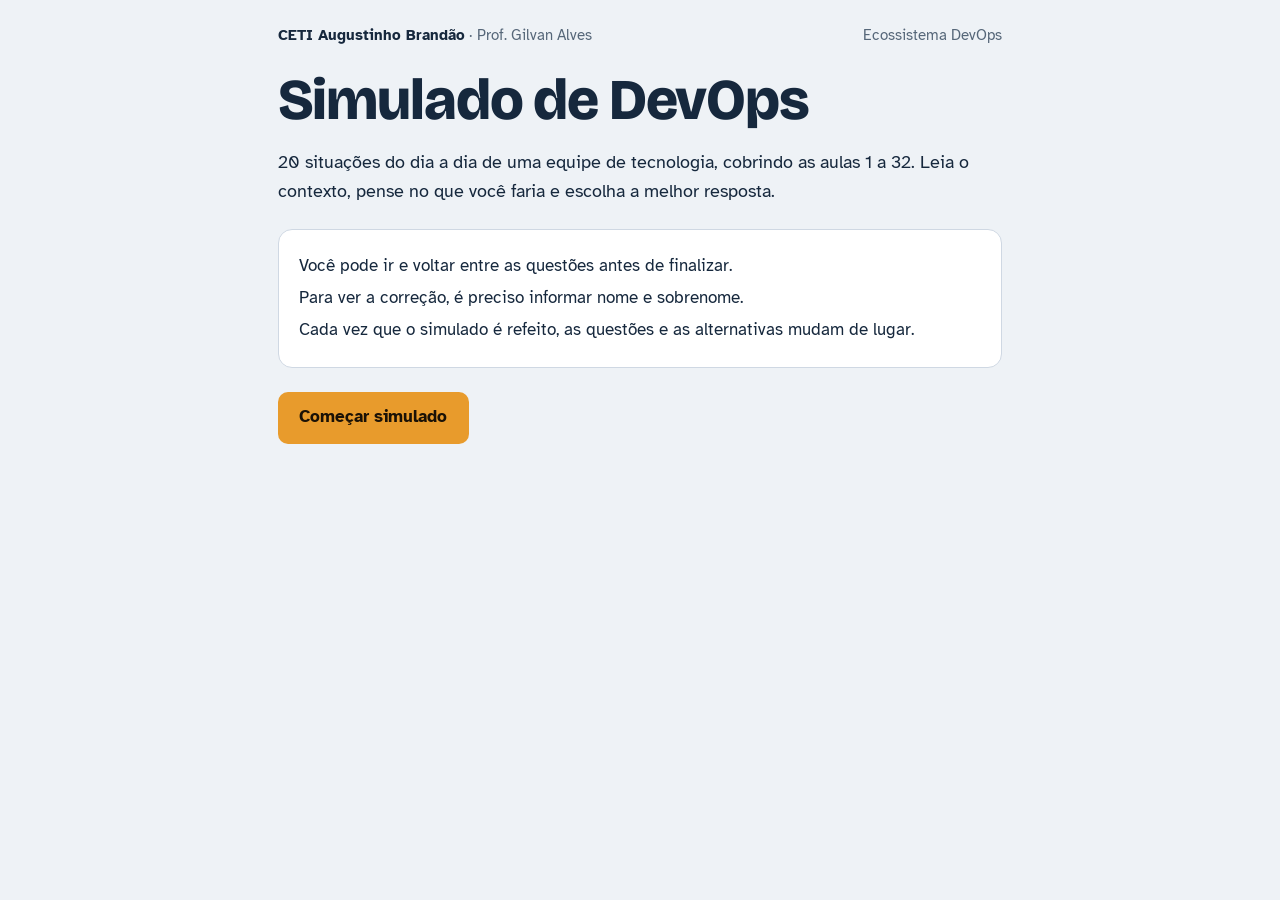
<file: simulado-devops_final/index.html>
<!DOCTYPE html>
<html lang="pt-BR">
<head>
<meta charset="utf-8">
<meta name="viewport" content="width=device-width, initial-scale=1, viewport-fit=cover">
<title>Simulado de DevOps: aulas 1 a 32</title>
<link rel="preconnect" href="https://fonts.googleapis.com">
<link rel="preconnect" href="https://fonts.gstatic.com" crossorigin>
<link href="https://fonts.googleapis.com/css2?family=Atkinson+Hyperlegible:ital,wght@0,400;0,700;1,400&family=Bricolage+Grotesque:opsz,wght@12..96,500;12..96,700;12..96,800&display=swap" rel="stylesheet">
<link rel="stylesheet" href="css/style.css">
</head>
<body>
<div class="wrap">
  <div class="top"><span><strong>CETI Augustinho Brandão</strong> · Prof. Gilvan Alves</span><span>Ecossistema DevOps</span></div>

  <!-- abertura -->
  <section id="s-intro" class="hero">
    <h1>Simulado de DevOps</h1>
    <p class="lead">20 situações do dia a dia de uma equipe de tecnologia, cobrindo as aulas 1 a 32. Leia o contexto, pense no que você faria e escolha a melhor resposta.</p>
    <div class="rules">
      <p>Você pode ir e voltar entre as questões antes de finalizar.</p>
      <p>Para ver a correção, é preciso informar nome e sobrenome.</p>
      <p>Cada vez que o simulado é refeito, as questões e as alternativas mudam de lugar.</p>
    </div>
    <button class="btn amber" id="b-start">Começar simulado</button>
  </section>

  <!-- questões -->
  <section id="s-quiz" class="hidden">
    <nav class="pipe" id="pipe" aria-label="Questões"></nav>
    <div class="pipe-info"><span id="pi-count"></span><span id="pi-pos"></span></div>
    <article class="qcard" id="qcard" aria-live="polite"></article>
    <div class="nav">
      <button class="btn ghost" id="b-prev">Anterior</button>
      <button class="btn" id="b-next">Próxima</button>
      <button class="btn amber hidden" id="b-finish">Finalizar e ver resultado</button>
    </div>
  </section>

  <!-- identificação -->
  <section id="s-id" class="hidden">
    <div class="card">
      <h2>Quem está fazendo o simulado?</h2>
      <p class="meta">Seu nome aparece no resultado final junto com um código de verificação.</p>
      <div class="field"><label for="f-nome">Nome</label><input id="f-nome" autocomplete="given-name" maxlength="40"><div class="err" id="e-nome"></div></div>
      <div class="field"><label for="f-sob">Sobrenome</label><input id="f-sob" autocomplete="family-name" maxlength="60"><div class="err" id="e-sob"></div></div>
      <div class="actions">
        <button class="btn ghost" id="b-back">Revisar respostas</button>
        <button class="btn amber" id="b-validate">Validar e ver resultado</button>
      </div>
    </div>
  </section>

  <!-- resultado -->
  <section id="s-res" class="hidden">
    <div class="card">
      <h2 id="r-name"></h2>
      <div class="score"><div class="big" id="r-score"></div><div><div class="verdict" id="r-verdict"></div><div class="meta" id="r-pct"></div></div></div>
      <p class="meta" id="r-meta"></p>
      <div class="actions">
        <button class="btn amber" id="b-redo">Refazer simulado</button>
        <button class="btn ghost" id="b-print">Imprimir resultado</button>
      </div>
    </div>
    <div class="review" id="review"></div>
  </section>
</div>

<script src="js/questoes.js"></script>
<script src="js/app.js"></script>
</body>
</html>
</file>
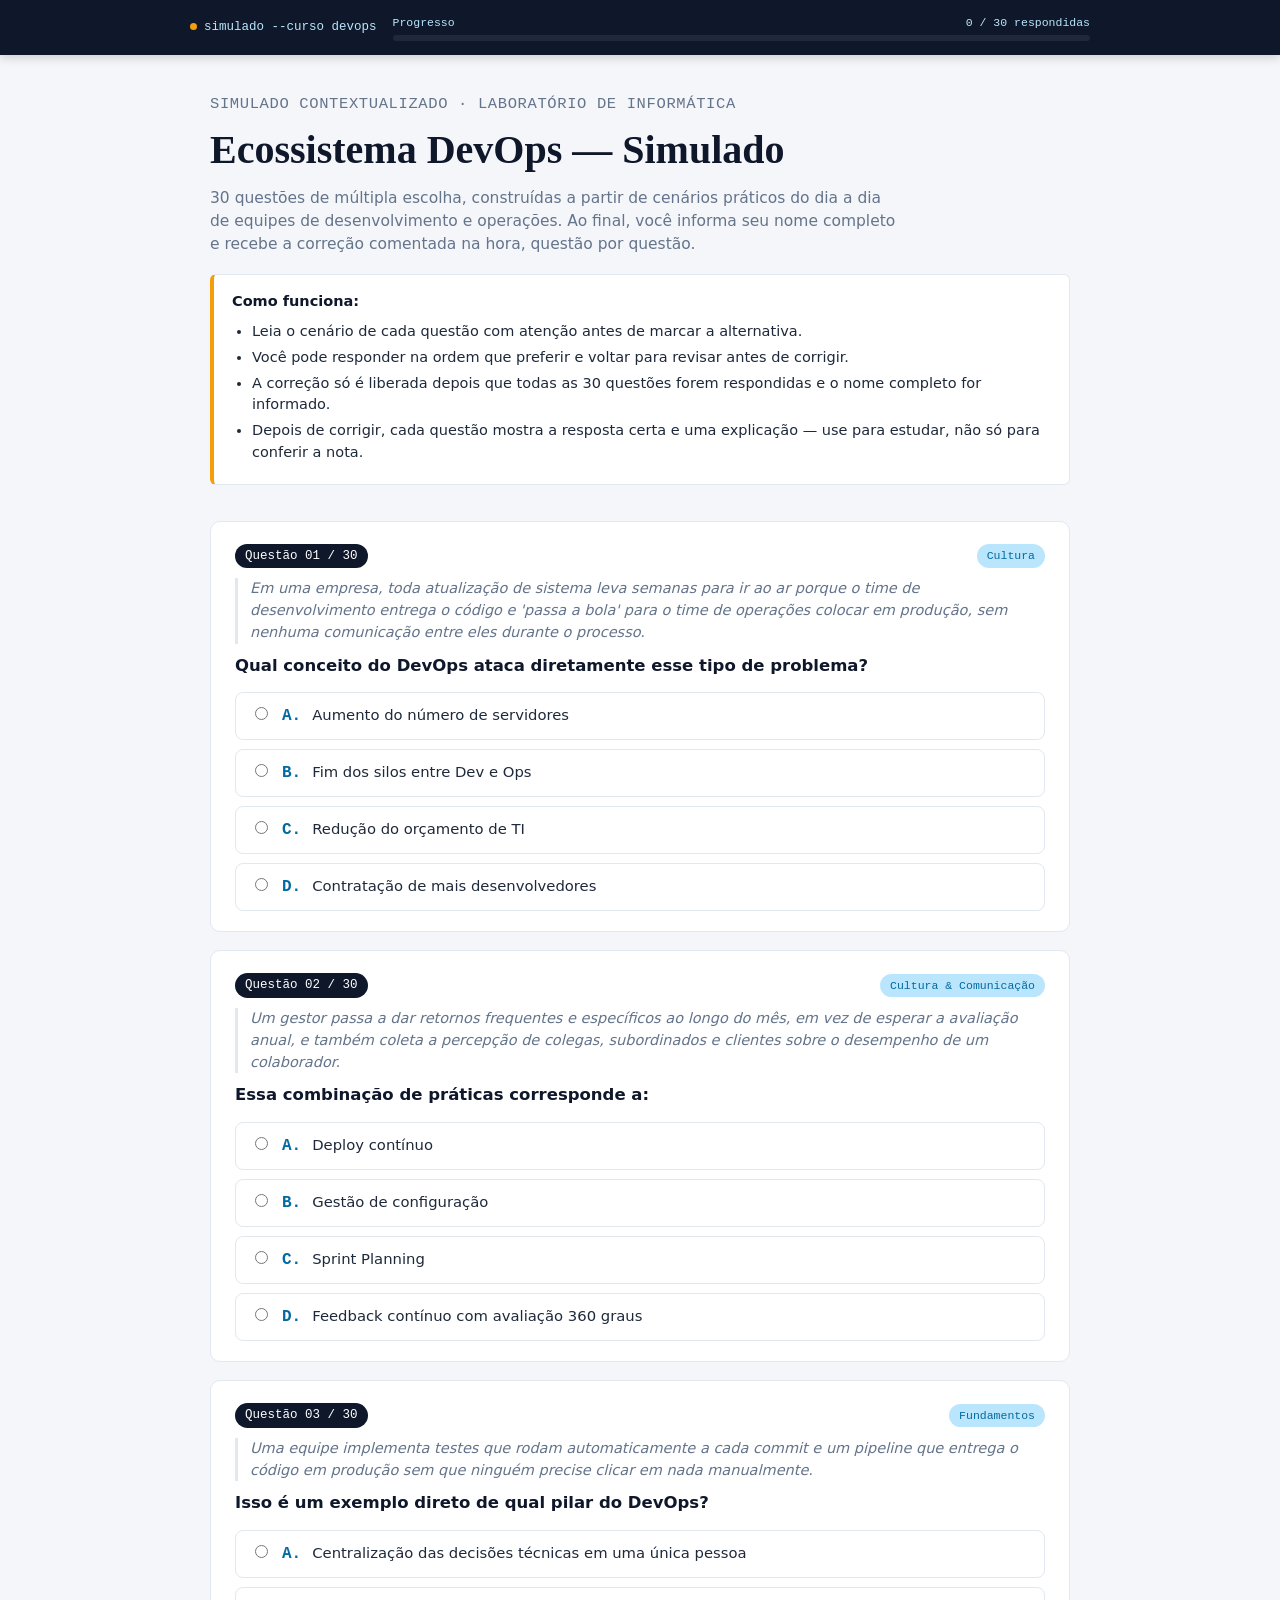
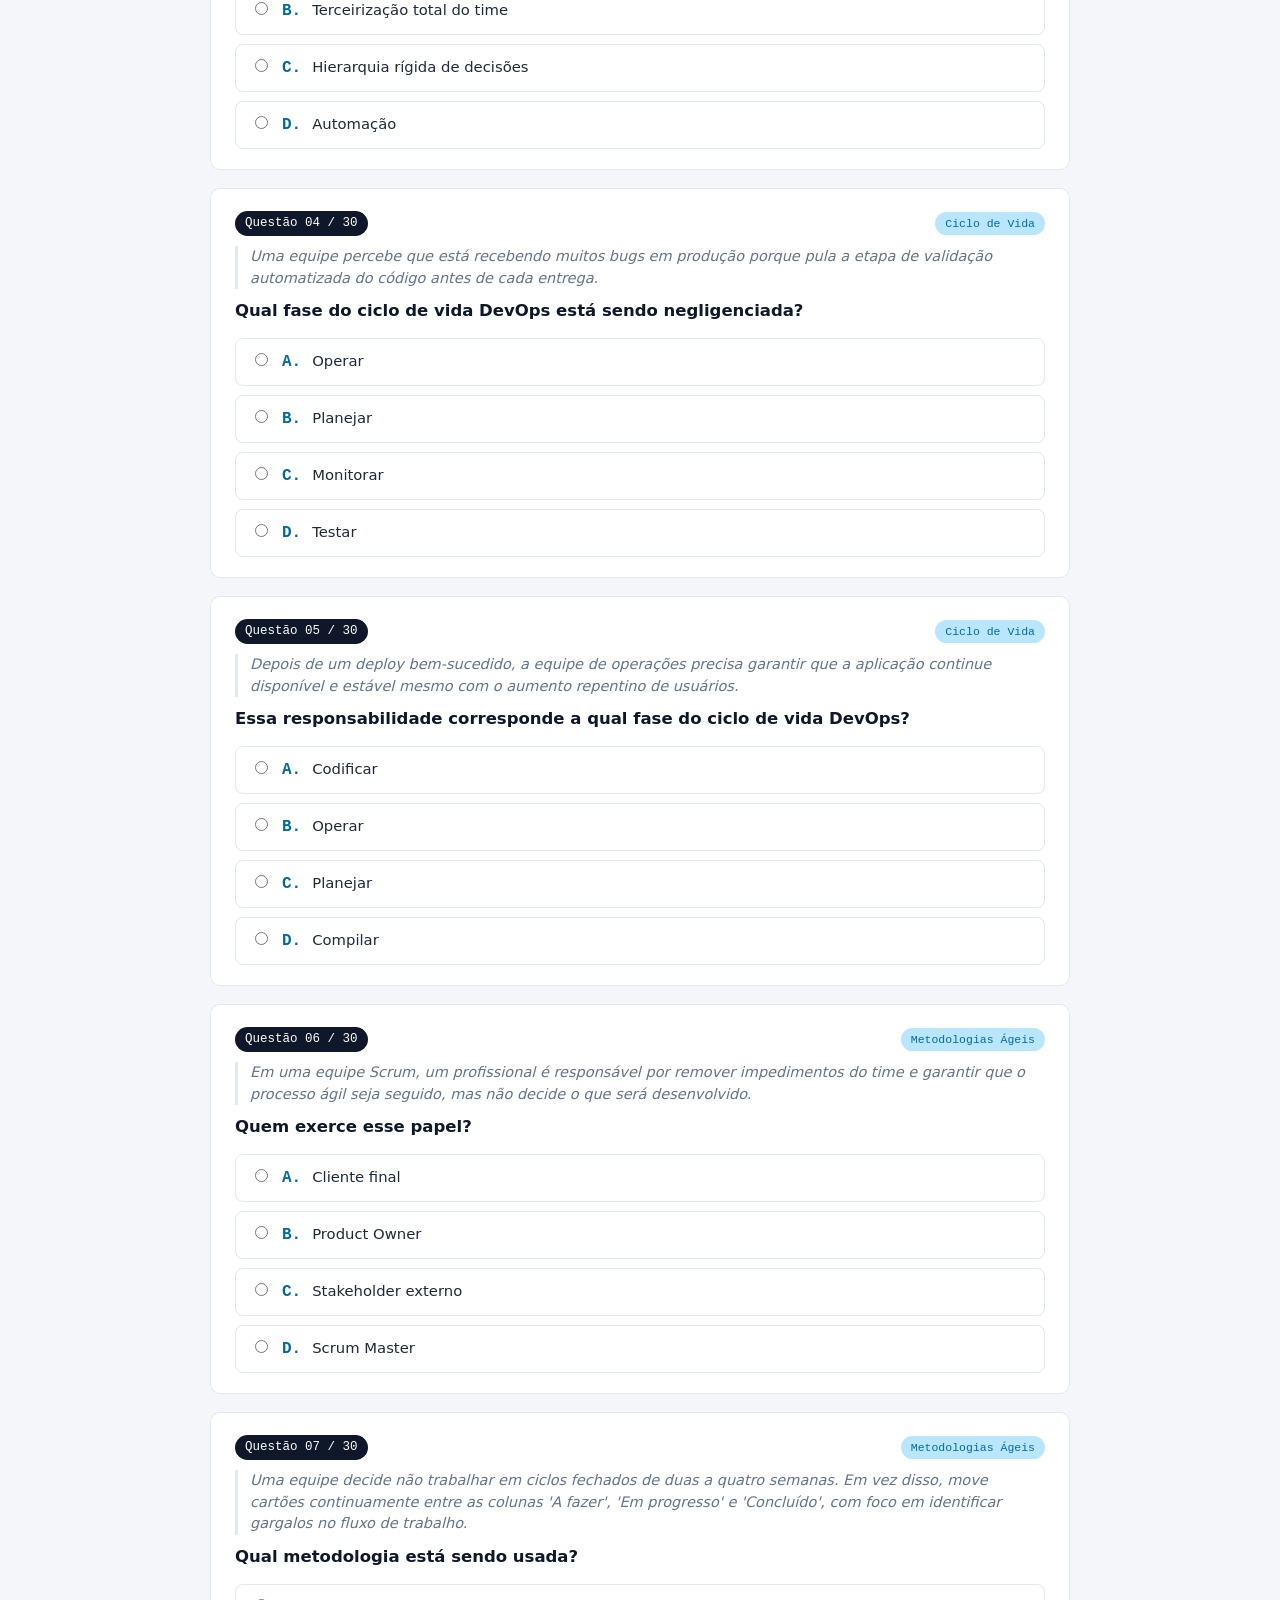
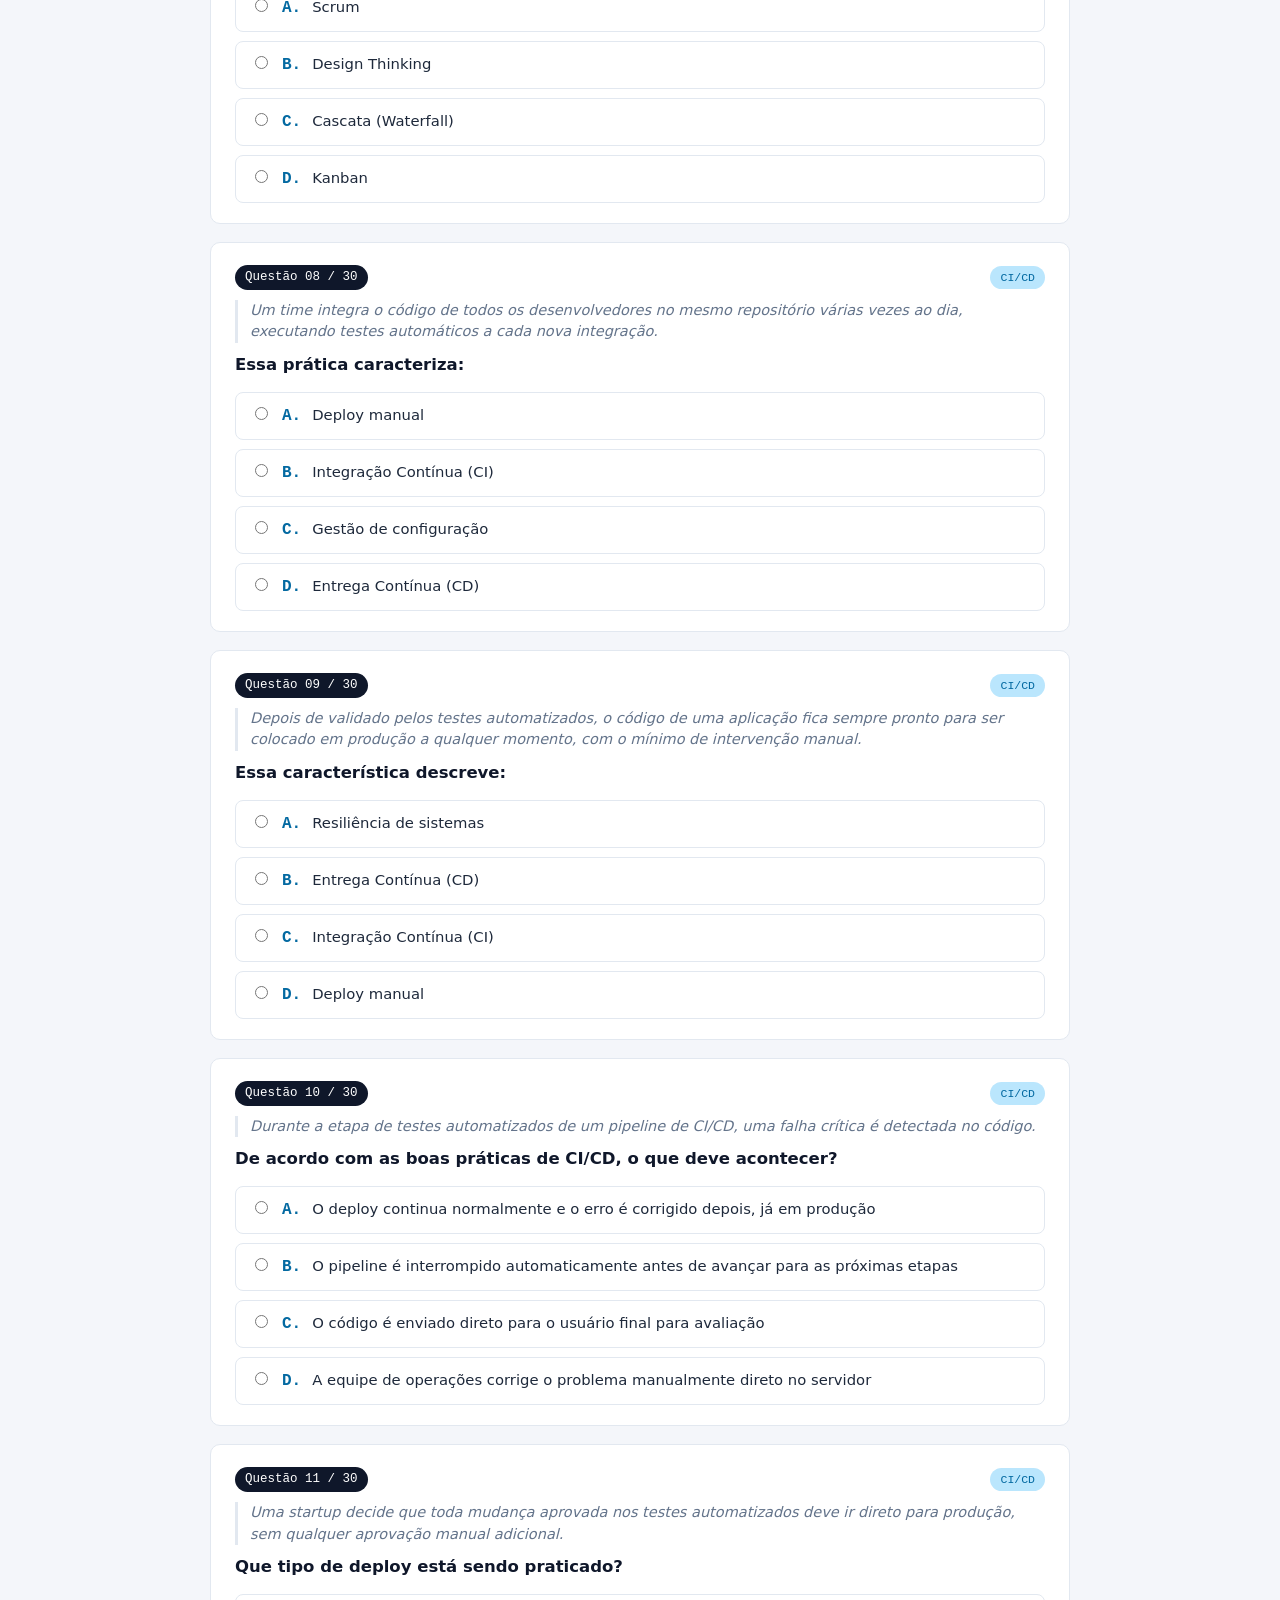
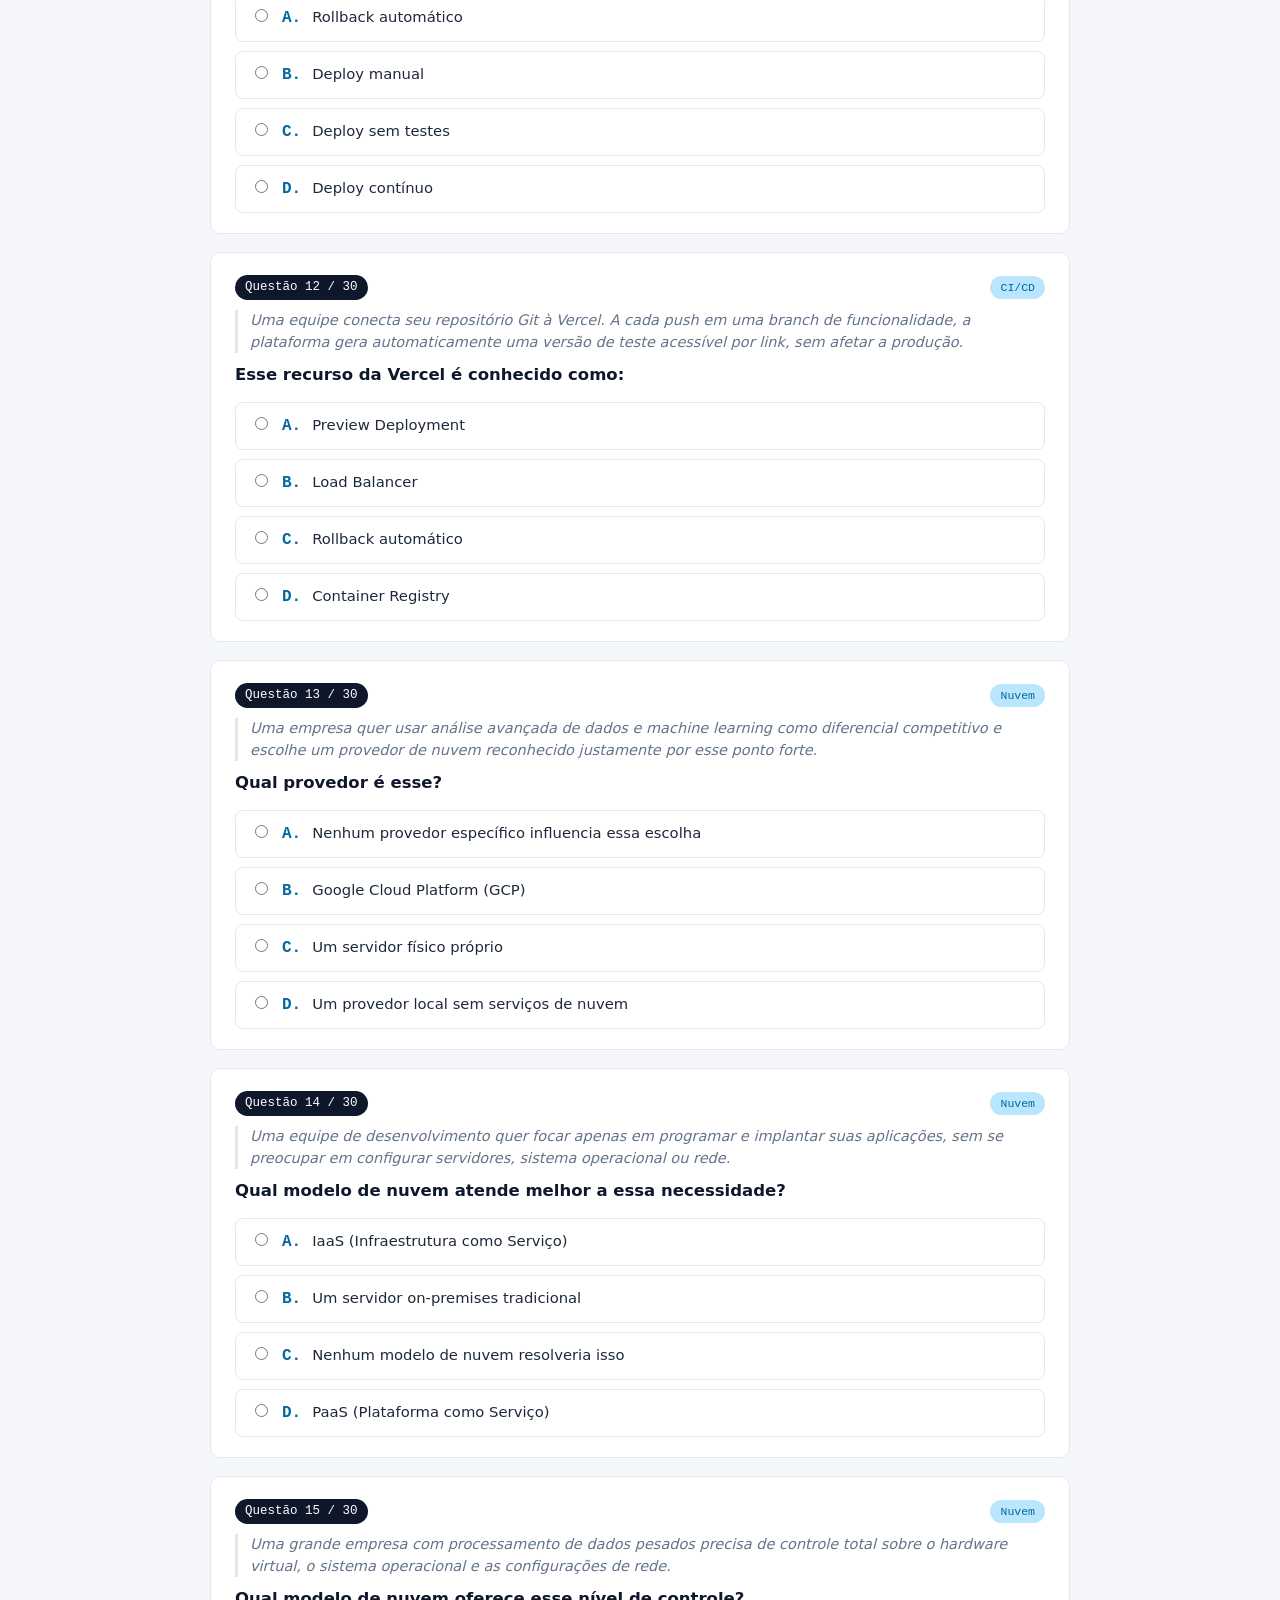
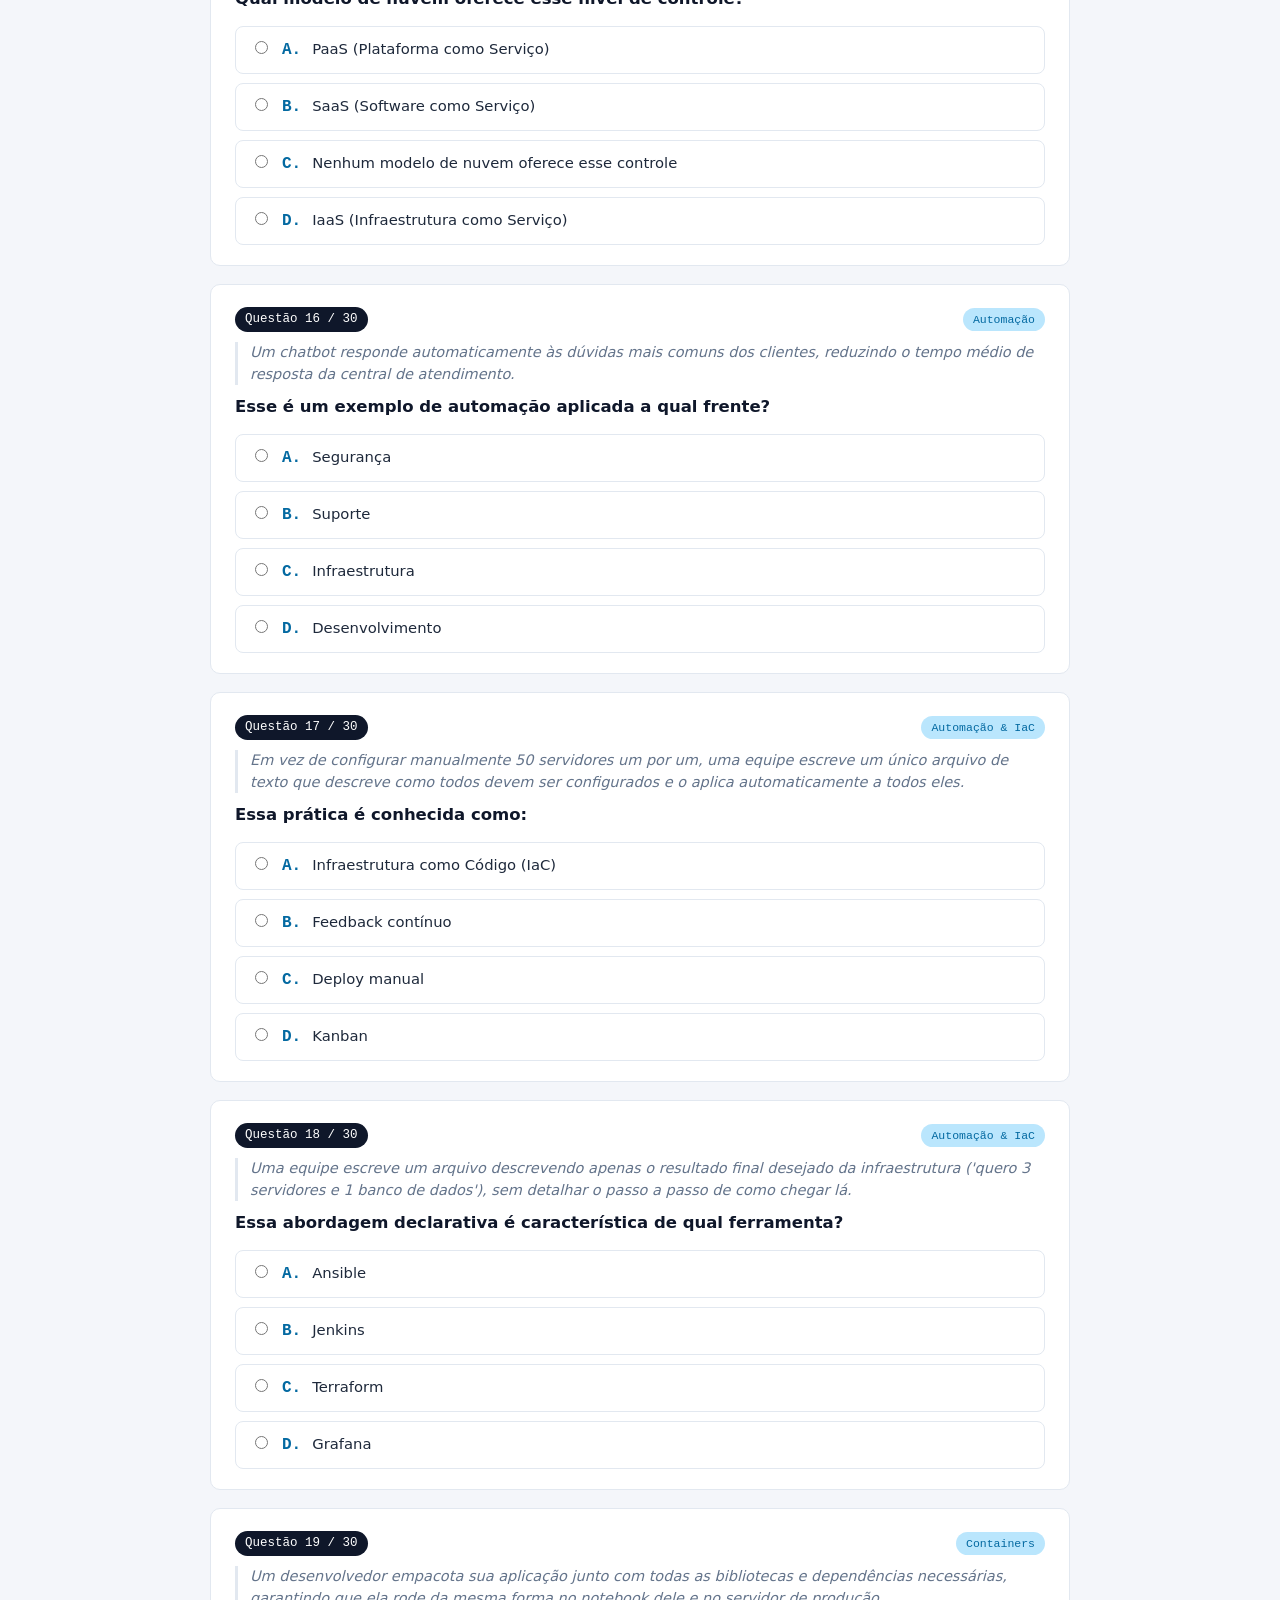
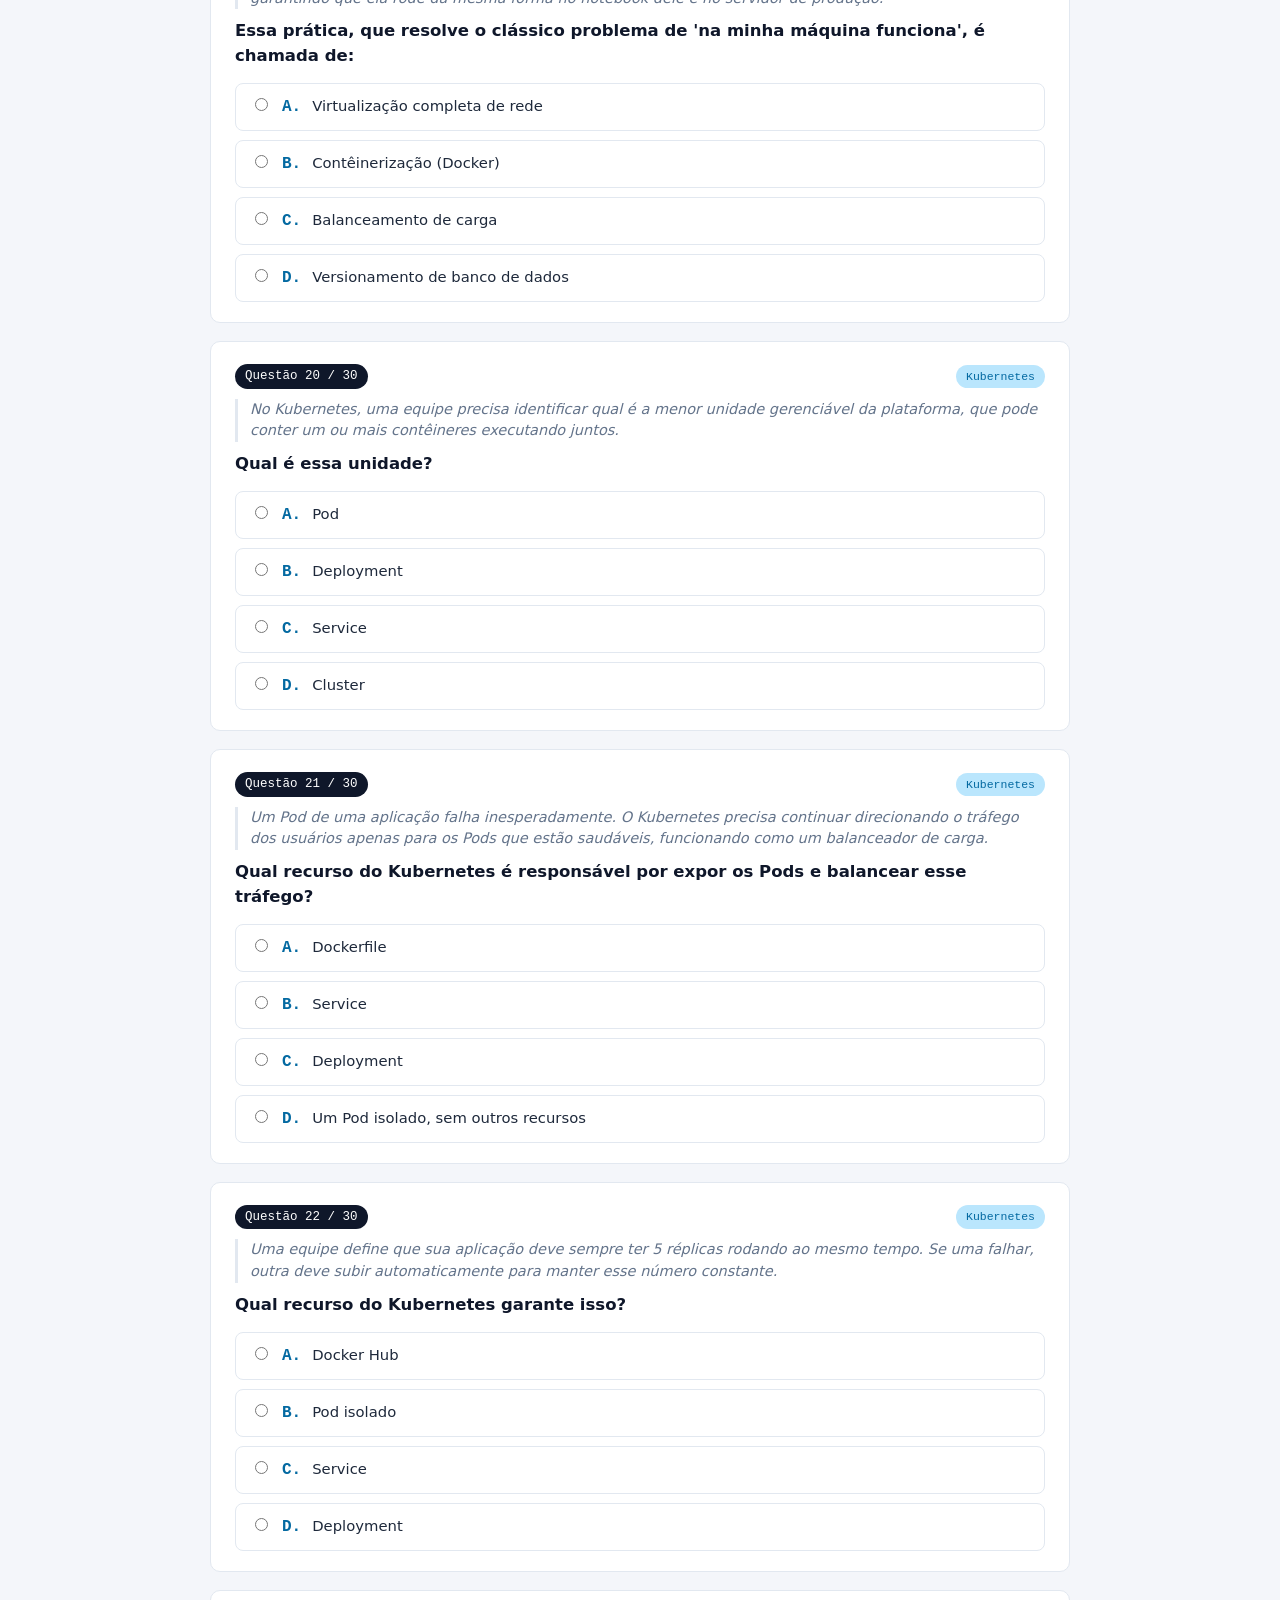
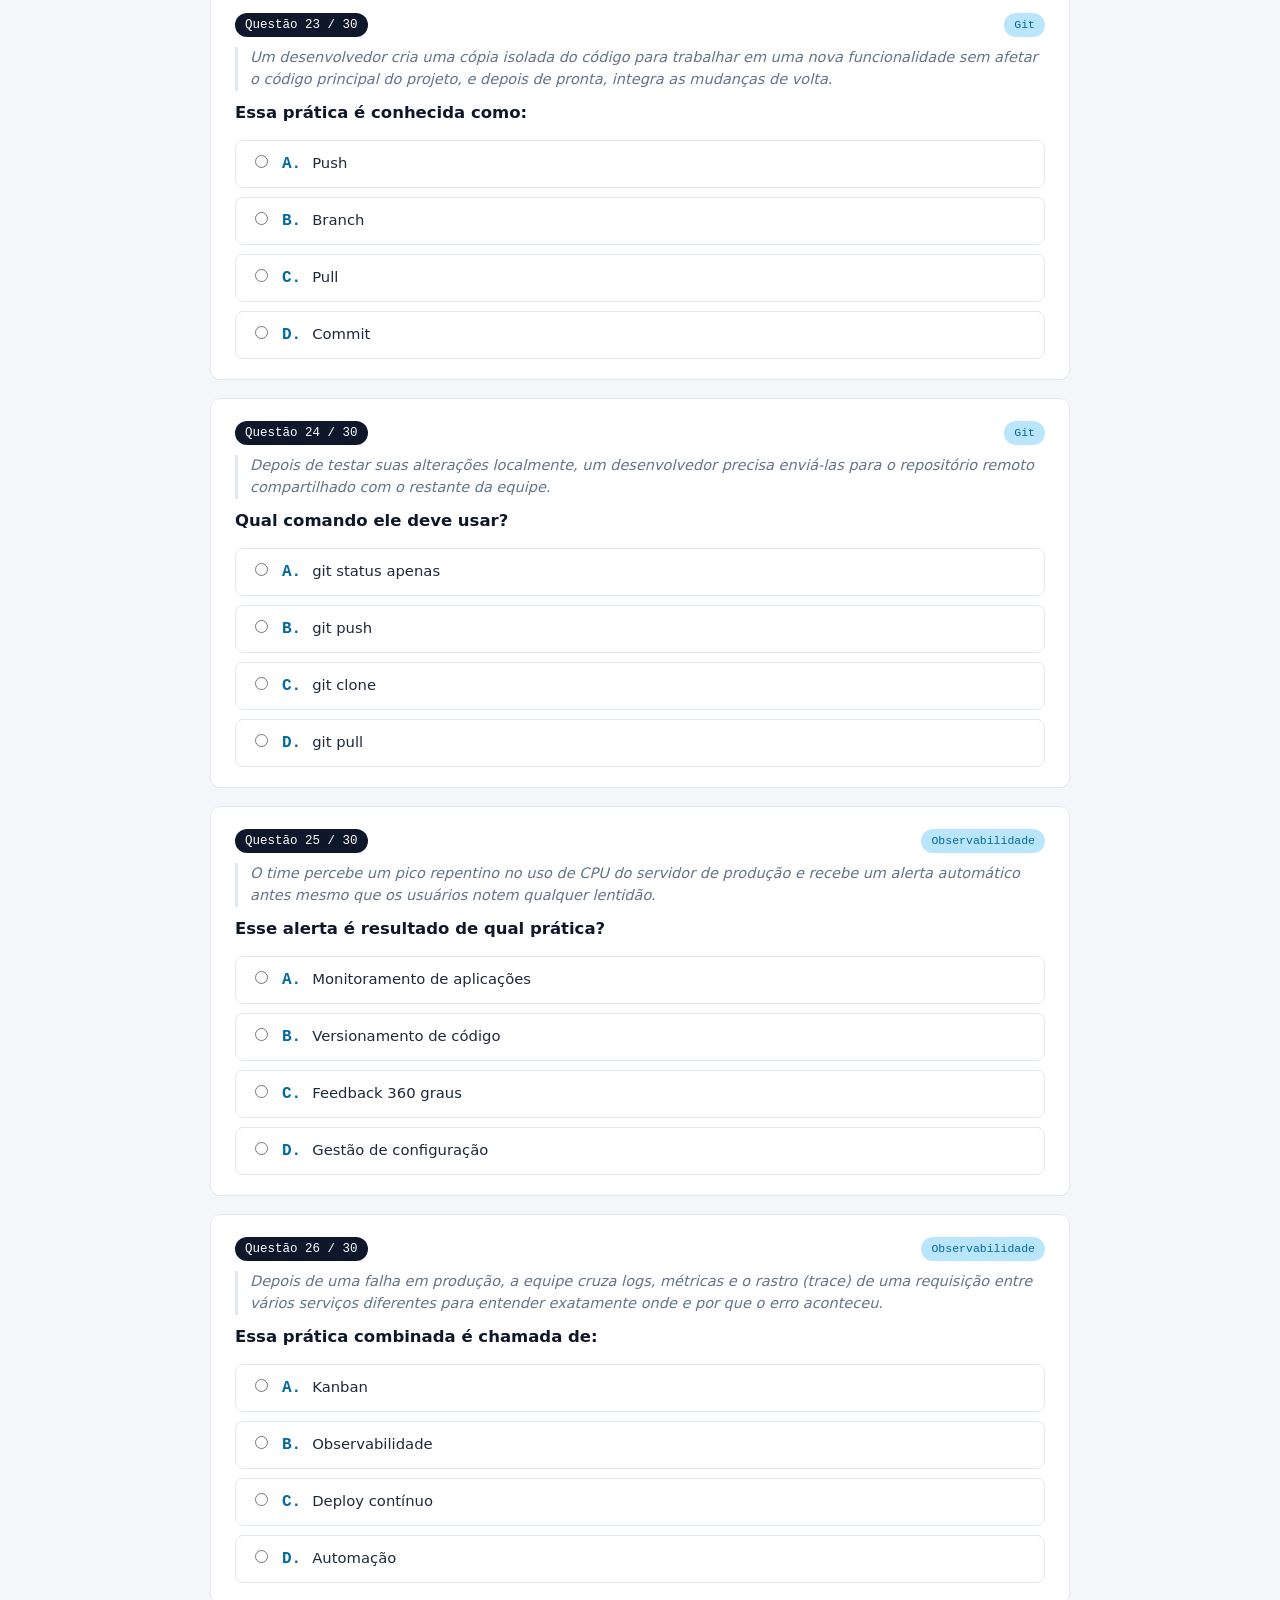
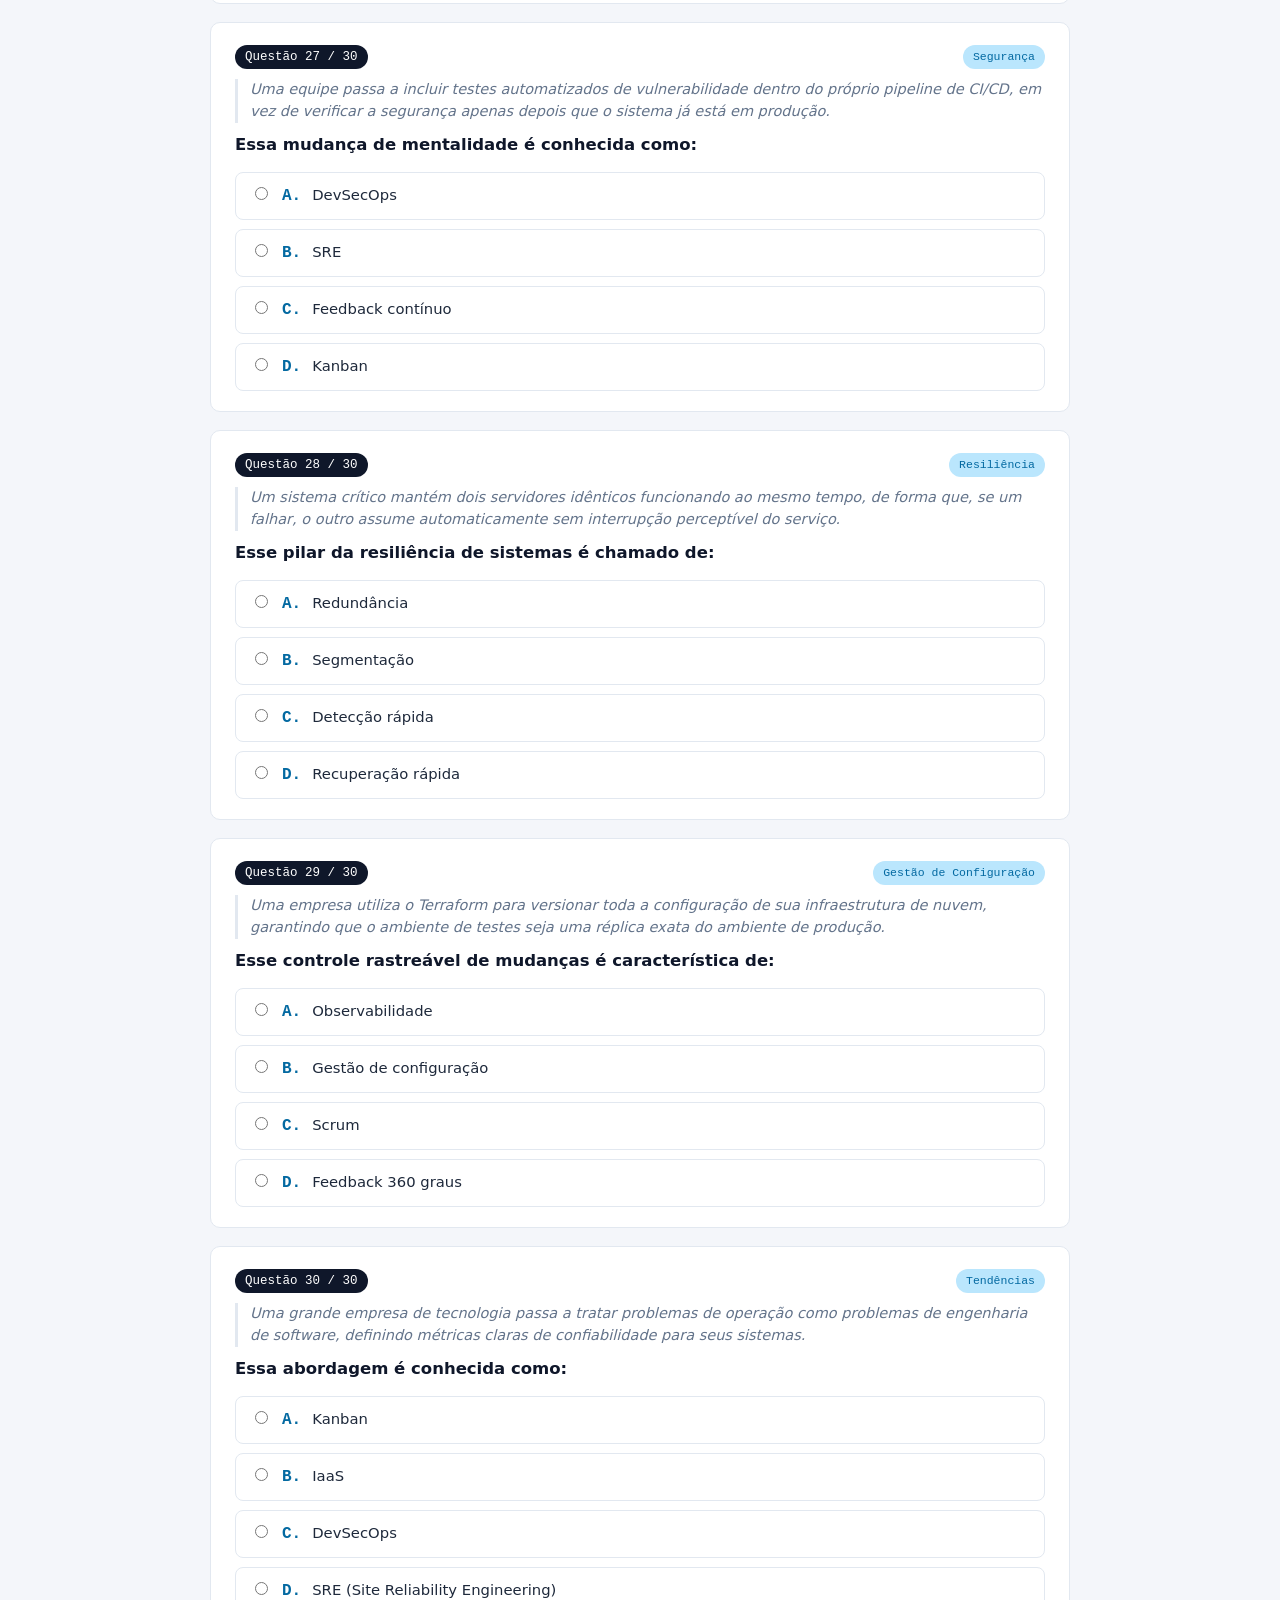
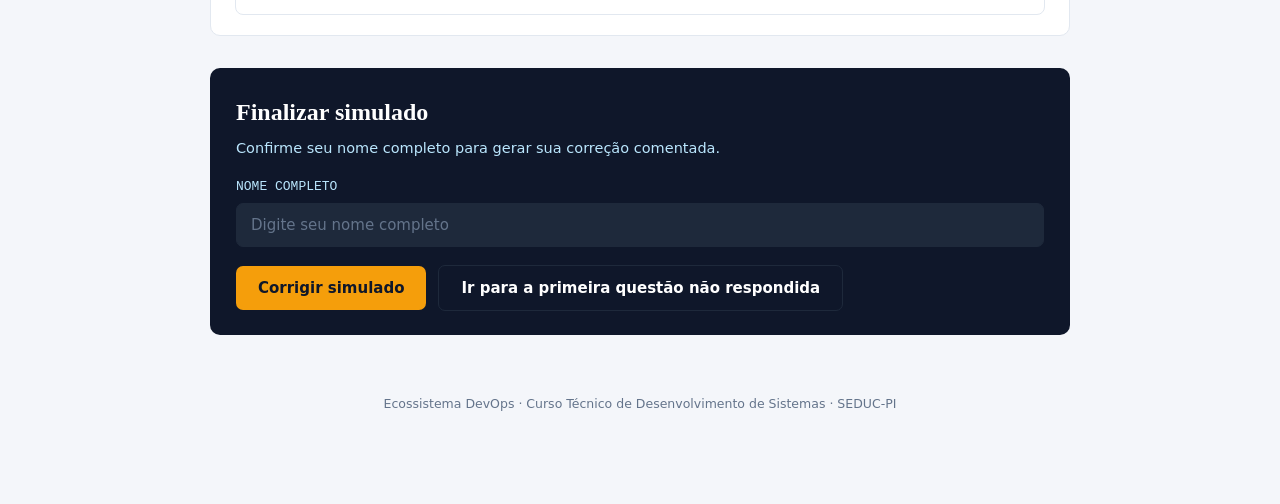
<file: DevOps.html>
<!DOCTYPE html>
<html lang="pt-BR">
<head>
<meta charset="UTF-8">
<meta name="viewport" content="width=device-width, initial-scale=1.0">
<title>Simulado — Ecossistema DevOps</title>
<style>
  :root{
    --navy:#0F172A;
    --navy-soft:#1E293B;
    --navy-card:#16213E;
    --cyan:#0EA5E9;
    --cyan-soft:#BAE6FD;
    --cyan-dim:#0369A1;
    --amber:#F59E0B;
    --amber-soft:#FDE9C8;
    --amber-dim:#B45309;
    --bg:#F4F6FA;
    --surface:#FFFFFF;
    --text:#1E293B;
    --muted:#64748B;
    --border:#E2E8F0;
    --green:#0F9D63;
    --green-soft:#E3F7EE;
    --red:#DC3545;
    --red-soft:#FDECEE;
    --font-head: Georgia, 'Times New Roman', serif;
    --font-body: 'Segoe UI', system-ui, -apple-system, Roboto, Arial, sans-serif;
    --font-mono: 'Consolas', 'SFMono-Regular', Menlo, Monaco, monospace;
  }
  *{box-sizing:border-box;}
  html,body{margin:0;padding:0;}
  body{
    background:var(--bg);
    color:var(--text);
    font-family:var(--font-body);
    line-height:1.5;
    padding-bottom:80px;
  }
  a{color:var(--cyan-dim);}

  /* ---------- top bar ---------- */
  .topbar{
    background:var(--navy);
    color:#fff;
    padding:14px 20px;
    position:sticky;
    top:0;
    z-index:50;
    box-shadow:0 2px 10px rgba(0,0,0,.18);
  }
  .topbar-inner{
    max-width:900px;
    margin:0 auto;
    display:flex;
    align-items:center;
    gap:16px;
  }
  .topbar-prompt{
    font-family:var(--font-mono);
    font-size:12.5px;
    color:var(--cyan-soft);
    white-space:nowrap;
  }
  .topbar-prompt .dot{
    display:inline-block;width:7px;height:7px;border-radius:50%;
    background:var(--amber);margin-right:7px;
  }
  .progress-wrap{flex:1;}
  .progress-label{
    font-family:var(--font-mono);
    font-size:11.5px;
    color:var(--cyan-soft);
    display:flex;
    justify-content:space-between;
    margin-bottom:4px;
  }
  .progress-track{
    height:6px;
    background:var(--navy-soft);
    border-radius:4px;
    overflow:hidden;
  }
  .progress-fill{
    height:100%;
    width:0%;
    background:linear-gradient(90deg,var(--cyan),var(--amber));
    transition:width .25s ease;
  }

  /* ---------- header / hero ---------- */
  .hero{
    max-width:900px;
    margin:0 auto;
    padding:38px 20px 8px;
  }
  .eyebrow{
    font-family:var(--font-mono);
    font-size:12.5px;
    letter-spacing:.04em;
    color:var(--cyan-dim);
    margin:0 0 10px;
  }
  h1{
    font-family:var(--font-head);
    font-size:clamp(28px,4vw,40px);
    line-height:1.15;
    margin:0 0 14px;
    color:var(--navy);
  }
  .hero p{
    max-width:70ch;
    color:var(--muted);
    font-size:15.5px;
    margin:0 0 10px;
  }
  .instructions{
    background:var(--surface);
    border:1px solid var(--border);
    border-left:4px solid var(--amber);
    border-radius:6px;
    padding:16px 18px;
    margin-top:18px;
    font-size:14.5px;
    color:var(--text);
  }
  .instructions strong{color:var(--navy);}
  .instructions ul{margin:8px 0 0; padding-left:20px;}
  .instructions li{margin-bottom:4px;}

  /* ---------- question cards ---------- */
  main{max-width:900px;margin:0 auto;padding:10px 20px 20px;}
  .qcard{
    background:var(--surface);
    border:1px solid var(--border);
    border-radius:10px;
    padding:22px 24px 20px;
    margin:18px 0;
    scroll-margin-top:90px;
  }
  .qcard.unanswered-flag{
    border-color:var(--amber);
    box-shadow:0 0 0 3px var(--amber-soft);
  }
  .qmeta{
    display:flex;
    align-items:center;
    justify-content:space-between;
    margin-bottom:10px;
  }
  .qnum{
    font-family:var(--font-mono);
    font-size:12.5px;
    color:#fff;
    background:var(--navy);
    padding:3px 10px;
    border-radius:20px;
  }
  .qtopic{
    font-family:var(--font-mono);
    font-size:11.5px;
    color:var(--cyan-dim);
    background:var(--cyan-soft);
    padding:3px 10px;
    border-radius:20px;
  }
  .qscenario{
    font-style:italic;
    color:var(--muted);
    font-size:14.5px;
    margin:6px 0 10px;
    border-left:3px solid var(--border);
    padding-left:12px;
  }
  .qtext{
    font-size:16.5px;
    font-weight:600;
    color:var(--navy);
    margin:0 0 14px;
  }
  .options{display:flex;flex-direction:column;gap:9px;}
  .option{
    display:flex;
    align-items:flex-start;
    gap:11px;
    border:1.5px solid var(--border);
    border-radius:8px;
    padding:11px 14px;
    cursor:pointer;
    transition:border-color .15s, background .15s;
  }
  .option:hover{border-color:var(--cyan);background:#F5FBFF;}
  .option input{margin-top:3px; accent-color:var(--cyan-dim); flex-shrink:0;}
  .option .optletter{
    font-family:var(--font-mono);
    font-weight:700;
    color:var(--cyan-dim);
    min-width:16px;
  }
  .option.selected{border-color:var(--cyan-dim); background:#EAF6FF;}
  .option span.opttext{font-size:14.8px;}

  /* graded state */
  .qcard.graded .option{cursor:default;}
  .qcard.graded .option:hover{background:none;border-color:var(--border);}
  .option.correct-answer{border-color:var(--green); background:var(--green-soft);}
  .option.wrong-answer{border-color:var(--red); background:var(--red-soft);}
  .verdict{
    margin-top:14px;
    padding:12px 14px;
    border-radius:8px;
    font-size:14px;
    display:none;
  }
  .qcard.graded .verdict{display:block;}
  .verdict.ok{background:var(--green-soft); color:#0b6b47; border-left:4px solid var(--green);}
  .verdict.no{background:var(--red-soft); color:#9c1c2a; border-left:4px solid var(--red);}
  .verdict .tag{font-weight:700; display:block; margin-bottom:4px;}
  .verdict p{margin:0;}

  /* ---------- finish card ---------- */
  .finish-card{
    background:var(--navy);
    color:#fff;
    border-radius:10px;
    padding:26px 26px 24px;
    margin:32px 0 10px;
  }
  .finish-card h2{
    font-family:var(--font-head);
    font-size:24px;
    margin:0 0 8px;
  }
  .finish-card p{color:var(--cyan-soft); font-size:14.5px; margin:0 0 18px;}
  .name-field label{
    display:block;
    font-size:13px;
    color:var(--cyan-soft);
    margin-bottom:6px;
    font-family:var(--font-mono);
  }
  .name-field input{
    width:100%;
    padding:12px 14px;
    border-radius:7px;
    border:1.5px solid var(--navy-soft);
    background:var(--navy-soft);
    color:#fff;
    font-size:15px;
    font-family:var(--font-body);
  }
  .name-field input::placeholder{color:#64748B;}
  .name-field input:focus{outline:2px solid var(--cyan); border-color:var(--cyan);}
  .field-error{
    color:var(--amber);
    font-size:13px;
    margin-top:7px;
    display:none;
    font-family:var(--font-mono);
  }
  .btn-row{margin-top:18px; display:flex; gap:12px; flex-wrap:wrap; align-items:center;}
  button{
    font-family:var(--font-body);
    font-weight:600;
    font-size:15px;
    border:none;
    border-radius:7px;
    padding:13px 22px;
    cursor:pointer;
  }
  .btn-primary{background:var(--amber); color:var(--navy);}
  .btn-primary:hover{background:#ffb02e;}
  .btn-ghost{background:transparent; color:#fff; border:1.5px solid var(--navy-soft);}
  .btn-ghost:hover{border-color:var(--cyan);}
  .unanswered-note{font-size:13px; color:var(--amber); font-family:var(--font-mono); margin-top:10px; display:none;}

  /* ---------- results ---------- */
  #results{display:none;}
  .result-summary{
    background:var(--surface);
    border:1px solid var(--border);
    border-radius:10px;
    padding:26px;
    margin:24px 0;
  }
  .result-top{
    display:flex;
    flex-wrap:wrap;
    gap:24px;
    align-items:center;
    justify-content:space-between;
    border-bottom:1px solid var(--border);
    padding-bottom:20px;
    margin-bottom:20px;
  }
  .result-student p{margin:0; color:var(--muted); font-size:13px;}
  .result-student h3{margin:2px 0 0; font-family:var(--font-head); font-size:20px; color:var(--navy);}
  .score-badge{
    text-align:center;
    min-width:110px;
  }
  .score-badge .num{
    font-family:var(--font-head);
    font-size:40px;
    font-weight:700;
    color:var(--navy);
    line-height:1;
  }
  .score-badge .num span{font-size:20px; color:var(--muted);}
  .score-badge .label{
    font-family:var(--font-mono);
    font-size:11px;
    color:var(--muted);
    margin-top:4px;
  }
  .level-tag{
    display:inline-block;
    padding:7px 16px;
    border-radius:20px;
    font-size:13.5px;
    font-weight:700;
    font-family:var(--font-mono);
  }
  .level-excelente{background:var(--green-soft); color:#0b6b47;}
  .level-bom{background:var(--cyan-soft); color:var(--cyan-dim);}
  .level-revisar{background:var(--amber-soft); color:var(--amber-dim);}
  .level-atencao{background:var(--red-soft); color:#9c1c2a;}

  .topic-grid{
    display:grid;
    grid-template-columns:repeat(auto-fit,minmax(190px,1fr));
    gap:10px;
  }
  .topic-item{
    border:1px solid var(--border);
    border-radius:8px;
    padding:10px 12px;
  }
  .topic-item .tname{font-size:12.5px; color:var(--navy); font-weight:600; margin-bottom:6px;}
  .topic-bar-track{height:7px; background:var(--border); border-radius:5px; overflow:hidden;}
  .topic-bar-fill{height:100%; background:var(--cyan-dim); border-radius:5px;}
  .topic-item .tscore{font-family:var(--font-mono); font-size:11px; color:var(--muted); margin-top:5px;}

  .review-heading{
    font-family:var(--font-head);
    font-size:22px;
    color:var(--navy);
    margin:34px 0 4px;
  }
  .review-sub{color:var(--muted); font-size:14px; margin-bottom:10px;}

  footer{
    max-width:900px;
    margin:30px auto 10px;
    padding:0 20px;
    color:var(--muted);
    font-size:12.5px;
    text-align:center;
  }

  @media print{
    .topbar, .btn-row, #quizForm .options input, .btn-ghost, .instructions{display:none !important;}
    body{padding-bottom:0;}
    .qcard{break-inside:avoid; border:1px solid #ccc;}
    .finish-card{display:none !important;}
  }
  @media (max-width:560px){
    .topbar-inner{flex-wrap:wrap;}
    .result-top{flex-direction:column; align-items:flex-start;}
  }
</style>
</head>
<body>

<div class="topbar">
  <div class="topbar-inner">
    <div class="topbar-prompt"><span class="dot"></span>simulado --curso devops</div>
    <div class="progress-wrap">
      <div class="progress-label"><span>Progresso</span><span id="progressText">0 / 30 respondidas</span></div>
      <div class="progress-track"><div class="progress-fill" id="progressFill"></div></div>
    </div>
  </div>
</div>

<div class="hero">
  <p class="eyebrow">SIMULADO CONTEXTUALIZADO · LABORATÓRIO DE INFORMÁTICA</p>
  <h1>Ecossistema DevOps — Simulado</h1>
  <p>30 questões de múltipla escolha, construídas a partir de cenários práticos do dia a dia de equipes de desenvolvimento e operações. Ao final, você informa seu nome completo e recebe a correção comentada na hora, questão por questão.</p>
  <div class="instructions">
    <strong>Como funciona:</strong>
    <ul>
      <li>Leia o cenário de cada questão com atenção antes de marcar a alternativa.</li>
      <li>Você pode responder na ordem que preferir e voltar para revisar antes de corrigir.</li>
      <li>A correção só é liberada depois que todas as 30 questões forem respondidas e o nome completo for informado.</li>
      <li>Depois de corrigir, cada questão mostra a resposta certa e uma explicação — use para estudar, não só para conferir a nota.</li>
    </ul>
  </div>
</div>

<main>
  <form id="quizForm"></form>

  <div class="finish-card" id="finishCard">
    <h2>Finalizar simulado</h2>
    <p>Confirme seu nome completo para gerar sua correção comentada.</p>
    <div class="name-field">
      <label for="studentName">NOME COMPLETO</label>
      <input type="text" id="studentName" placeholder="Digite seu nome completo" autocomplete="off">
      <div class="field-error" id="nameError">Informe seu nome completo (nome e sobrenome) para continuar.</div>
    </div>
    <div class="btn-row">
      <button type="button" class="btn-primary" id="submitBtn">Corrigir simulado</button>
      <button type="button" class="btn-ghost" id="reviewBtn">Ir para a primeira questão não respondida</button>
    </div>
    <div class="unanswered-note" id="unansweredNote"></div>
  </div>

  <div id="results"></div>
</main>

<footer>
  Ecossistema DevOps · Curso Técnico de Desenvolvimento de Sistemas · SEDUC-PI
</footer>

<script>
/* =========================================================
   BANCO DE QUESTÕES
   ========================================================= */
const QUESTIONS = [
{
  topic: "Cultura",
  scenario: "Em uma empresa, toda atualização de sistema leva semanas para ir ao ar porque o time de desenvolvimento entrega o código e 'passa a bola' para o time de operações colocar em produção, sem nenhuma comunicação entre eles durante o processo.",
  question: "Qual conceito do DevOps ataca diretamente esse tipo de problema?",
  options: ["Fim dos silos entre Dev e Ops", "Aumento do número de servidores", "Redução do orçamento de TI", "Contratação de mais desenvolvedores"],
  correct: 0,
  explanation: "O DevOps nasceu justamente para eliminar a barreira entre quem desenvolve e quem opera, substituindo a 'passagem de bastão' por colaboração e responsabilidade compartilhada do início ao fim. Aumentar servidores, cortar orçamento ou contratar mais gente não resolve um problema de comunicação e de processo."
},
{
  topic: "Cultura & Comunicação",
  scenario: "Um gestor passa a dar retornos frequentes e específicos ao longo do mês, em vez de esperar a avaliação anual, e também coleta a percepção de colegas, subordinados e clientes sobre o desempenho de um colaborador.",
  question: "Essa combinação de práticas corresponde a:",
  options: ["Feedback contínuo com avaliação 360 graus", "Sprint Planning", "Deploy contínuo", "Gestão de configuração"],
  correct: 0,
  explanation: "Feedback contínuo é dar orientação em tempo real, não apenas em ciclos anuais; a avaliação 360 graus amplia isso coletando a visão de várias fontes (colegas, supervisores, subordinados, clientes). Juntas, essas práticas evitam que o colaborador só descubra um problema meses depois."
},
{
  topic: "Fundamentos",
  scenario: "Uma equipe implementa testes que rodam automaticamente a cada commit e um pipeline que entrega o código em produção sem que ninguém precise clicar em nada manualmente.",
  question: "Isso é um exemplo direto de qual pilar do DevOps?",
  options: ["Automação", "Hierarquia rígida de decisões", "Terceirização total do time", "Centralização das decisões técnicas em uma única pessoa"],
  correct: 0,
  explanation: "Automação é um dos três pilares do DevOps (junto com colaboração e integração/entrega contínuas): substituir tarefas manuais e repetitivas — como testar e implantar — por processos automáticos, reduzindo erro humano e ganhando velocidade."
},
{
  topic: "Ciclo de Vida",
  scenario: "Uma equipe percebe que está recebendo muitos bugs em produção porque pula a etapa de validação automatizada do código antes de cada entrega.",
  question: "Qual fase do ciclo de vida DevOps está sendo negligenciada?",
  options: ["Testar", "Planejar", "Operar", "Monitorar"],
  correct: 0,
  explanation: "A fase de Testar existe exatamente para detectar erros antes que o código chegue à produção, por meio de testes automatizados. Pular essa etapa é o que costuma causar o aumento de bugs percebidos pelo usuário final."
},
{
  topic: "Ciclo de Vida",
  scenario: "Depois de um deploy bem-sucedido, a equipe de operações precisa garantir que a aplicação continue disponível e estável mesmo com o aumento repentino de usuários.",
  question: "Essa responsabilidade corresponde a qual fase do ciclo de vida DevOps?",
  options: ["Operar", "Codificar", "Compilar", "Planejar"],
  correct: 0,
  explanation: "Operar é a fase em que a equipe mantém a infraestrutura funcionando de forma estável, disponível e escalável — lidando com picos de acesso, capacidade de servidores e continuidade do serviço já em produção."
},
{
  topic: "Metodologias Ágeis",
  scenario: "Em uma equipe Scrum, um profissional é responsável por remover impedimentos do time e garantir que o processo ágil seja seguido, mas não decide o que será desenvolvido.",
  question: "Quem exerce esse papel?",
  options: ["Scrum Master", "Product Owner", "Stakeholder externo", "Cliente final"],
  correct: 0,
  explanation: "O Scrum Master facilita o processo e remove obstáculos do time, sem definir prioridades de produto — essa função é do Product Owner, que decide o que importa para o cliente."
},
{
  topic: "Metodologias Ágeis",
  scenario: "Uma equipe decide não trabalhar em ciclos fechados de duas a quatro semanas. Em vez disso, move cartões continuamente entre as colunas 'A fazer', 'Em progresso' e 'Concluído', com foco em identificar gargalos no fluxo de trabalho.",
  question: "Qual metodologia está sendo usada?",
  options: ["Kanban", "Scrum", "Cascata (Waterfall)", "Design Thinking"],
  correct: 0,
  explanation: "Kanban, com origem no sistema de produção da Toyota, usa um quadro visual e fluxo contínuo de trabalho — sem sprints fechadas como no Scrum — e é especialmente útil para visualizar e reduzir gargalos."
},
{
  topic: "CI/CD",
  scenario: "Um time integra o código de todos os desenvolvedores no mesmo repositório várias vezes ao dia, executando testes automáticos a cada nova integração.",
  question: "Essa prática caracteriza:",
  options: ["Integração Contínua (CI)", "Entrega Contínua (CD)", "Deploy manual", "Gestão de configuração"],
  correct: 0,
  explanation: "Integração Contínua (CI) é justamente isso: fundir o código de todos com frequência, validando cada mudança com testes automáticos, para detectar problemas cedo e manter o software sempre em estado funcional."
},
{
  topic: "CI/CD",
  scenario: "Depois de validado pelos testes automatizados, o código de uma aplicação fica sempre pronto para ser colocado em produção a qualquer momento, com o mínimo de intervenção manual.",
  question: "Essa característica descreve:",
  options: ["Entrega Contínua (CD)", "Integração Contínua (CI)", "Deploy manual", "Resiliência de sistemas"],
  correct: 0,
  explanation: "Entrega Contínua (CD) garante que todo código aprovado esteja sempre pronto para produção. A diferença em relação à CI é o foco: CI garante que o código funciona junto; CD garante que ele está pronto para chegar ao usuário."
},
{
  topic: "CI/CD",
  scenario: "Durante a etapa de testes automatizados de um pipeline de CI/CD, uma falha crítica é detectada no código.",
  question: "De acordo com as boas práticas de CI/CD, o que deve acontecer?",
  options: ["O pipeline é interrompido automaticamente antes de avançar para as próximas etapas", "O deploy continua normalmente e o erro é corrigido depois, já em produção", "A equipe de operações corrige o problema manualmente direto no servidor", "O código é enviado direto para o usuário final para avaliação"],
  correct: 0,
  explanation: "Um dos maiores benefícios do CI/CD é interromper o pipeline automaticamente quando um teste falha, impedindo que código com defeito avance para as etapas seguintes — e muito menos que chegue à produção."
},
{
  topic: "CI/CD",
  scenario: "Uma startup decide que toda mudança aprovada nos testes automatizados deve ir direto para produção, sem qualquer aprovação manual adicional.",
  question: "Que tipo de deploy está sendo praticado?",
  options: ["Deploy contínuo", "Deploy manual", "Deploy sem testes", "Rollback automático"],
  correct: 0,
  explanation: "No deploy contínuo, toda mudança que passa nos testes vai direto à produção, sem intervenção humana adicional — é o nível mais alto de automação entre os modelos manual, automático e contínuo."
},
{
  topic: "CI/CD",
  scenario: "Uma equipe conecta seu repositório Git à Vercel. A cada push em uma branch de funcionalidade, a plataforma gera automaticamente uma versão de teste acessível por link, sem afetar a produção.",
  question: "Esse recurso da Vercel é conhecido como:",
  options: ["Preview Deployment", "Rollback automático", "Load Balancer", "Container Registry"],
  correct: 0,
  explanation: "Preview Deployments criam uma versão temporária e isolada da aplicação para cada branch ou pull request, permitindo testar a mudança antes de integrá-la à produção — um dos recursos que fazem da Vercel uma ponte prática entre Dev e Ops."
},
{
  topic: "Nuvem",
  scenario: "Uma empresa quer usar análise avançada de dados e machine learning como diferencial competitivo e escolhe um provedor de nuvem reconhecido justamente por esse ponto forte.",
  question: "Qual provedor é esse?",
  options: ["Google Cloud Platform (GCP)", "Um provedor local sem serviços de nuvem", "Nenhum provedor específico influencia essa escolha", "Um servidor físico próprio"],
  correct: 0,
  explanation: "A Google Cloud Platform (GCP) tem destaque justamente em dados e machine learning, enquanto a AWS se destaca pela maior variedade de serviços e a Azure pela integração com tecnologias Microsoft."
},
{
  topic: "Nuvem",
  scenario: "Uma equipe de desenvolvimento quer focar apenas em programar e implantar suas aplicações, sem se preocupar em configurar servidores, sistema operacional ou rede.",
  question: "Qual modelo de nuvem atende melhor a essa necessidade?",
  options: ["PaaS (Plataforma como Serviço)", "IaaS (Infraestrutura como Serviço)", "Um servidor on-premises tradicional", "Nenhum modelo de nuvem resolveria isso"],
  correct: 0,
  explanation: "PaaS entrega um ambiente pronto para desenvolver e hospedar aplicações, sem que a equipe precise gerenciar servidores ou rede — diferente do IaaS, que dá controle total (e também a responsabilidade) sobre esse nível de infraestrutura."
},
{
  topic: "Nuvem",
  scenario: "Uma grande empresa com processamento de dados pesados precisa de controle total sobre o hardware virtual, o sistema operacional e as configurações de rede.",
  question: "Qual modelo de nuvem oferece esse nível de controle?",
  options: ["IaaS (Infraestrutura como Serviço)", "SaaS (Software como Serviço)", "PaaS (Plataforma como Serviço)", "Nenhum modelo de nuvem oferece esse controle"],
  correct: 0,
  explanation: "IaaS oferece o maior nível de controle entre os três modelos: a empresa gerencia o hardware virtual, o sistema operacional e a rede, arcando também com mais responsabilidade de configuração — ideal para quem precisa de controle total."
},
{
  topic: "Automação",
  scenario: "Um chatbot responde automaticamente às dúvidas mais comuns dos clientes, reduzindo o tempo médio de resposta da central de atendimento.",
  question: "Esse é um exemplo de automação aplicada a qual frente?",
  options: ["Suporte", "Segurança", "Desenvolvimento", "Infraestrutura"],
  correct: 0,
  explanation: "A automação em TI atua em quatro frentes — segurança, suporte, desenvolvimento e infraestrutura. Um chatbot que agiliza o atendimento ao cliente é um exemplo claro de automação aplicada ao suporte."
},
{
  topic: "Automação & IaC",
  scenario: "Em vez de configurar manualmente 50 servidores um por um, uma equipe escreve um único arquivo de texto que descreve como todos devem ser configurados e o aplica automaticamente a todos eles.",
  question: "Essa prática é conhecida como:",
  options: ["Infraestrutura como Código (IaC)", "Deploy manual", "Feedback contínuo", "Kanban"],
  correct: 0,
  explanation: "Infraestrutura como Código (IaC) trata a configuração de servidores como um arquivo versionável, permitindo aplicar a mesma configuração a dezenas de máquinas em minutos, de forma rastreável e reversível."
},
{
  topic: "Automação & IaC",
  scenario: "Uma equipe escreve um arquivo descrevendo apenas o resultado final desejado da infraestrutura ('quero 3 servidores e 1 banco de dados'), sem detalhar o passo a passo de como chegar lá.",
  question: "Essa abordagem declarativa é característica de qual ferramenta?",
  options: ["Terraform", "Ansible", "Jenkins", "Grafana"],
  correct: 0,
  explanation: "O Terraform usa uma linguagem declarativa: você descreve 'o quê' deseja como resultado final e a ferramenta calcula como chegar lá. Já o Ansible, com seus playbooks, é mais focado em descrever 'como' replicar passos de configuração em várias máquinas."
},
{
  topic: "Containers",
  scenario: "Um desenvolvedor empacota sua aplicação junto com todas as bibliotecas e dependências necessárias, garantindo que ela rode da mesma forma no notebook dele e no servidor de produção.",
  question: "Essa prática, que resolve o clássico problema de 'na minha máquina funciona', é chamada de:",
  options: ["Contêinerização (Docker)", "Virtualização completa de rede", "Balanceamento de carga", "Versionamento de banco de dados"],
  correct: 0,
  explanation: "Contêineres como o Docker empacotam a aplicação e suas dependências em uma unidade que roda de forma idêntica em qualquer ambiente, eliminando divergências entre a máquina do desenvolvedor e o servidor de produção."
},
{
  topic: "Kubernetes",
  scenario: "No Kubernetes, uma equipe precisa identificar qual é a menor unidade gerenciável da plataforma, que pode conter um ou mais contêineres executando juntos.",
  question: "Qual é essa unidade?",
  options: ["Pod", "Deployment", "Service", "Cluster"],
  correct: 0,
  explanation: "O Pod é a menor unidade gerenciável no Kubernetes. Ele pode conter um ou mais contêineres que compartilham recursos e são tratados como uma única unidade de execução."
},
{
  topic: "Kubernetes",
  scenario: "Um Pod de uma aplicação falha inesperadamente. O Kubernetes precisa continuar direcionando o tráfego dos usuários apenas para os Pods que estão saudáveis, funcionando como um balanceador de carga.",
  question: "Qual recurso do Kubernetes é responsável por expor os Pods e balancear esse tráfego?",
  options: ["Service", "Deployment", "Dockerfile", "Um Pod isolado, sem outros recursos"],
  correct: 0,
  explanation: "O Service expõe um conjunto de Pods e funciona como balanceador de carga, direcionando o tráfego para as instâncias saudáveis — sem depender de saber exatamente qual Pod específico está de pé em cada momento."
},
{
  topic: "Kubernetes",
  scenario: "Uma equipe define que sua aplicação deve sempre ter 5 réplicas rodando ao mesmo tempo. Se uma falhar, outra deve subir automaticamente para manter esse número constante.",
  question: "Qual recurso do Kubernetes garante isso?",
  options: ["Deployment", "Pod isolado", "Service", "Docker Hub"],
  correct: 0,
  explanation: "O Deployment garante que o número desejado de réplicas de um Pod esteja sempre em execução, recriando automaticamente qualquer instância que falhe — é a peça responsável pela alta disponibilidade no Kubernetes."
},
{
  topic: "Git",
  scenario: "Um desenvolvedor cria uma cópia isolada do código para trabalhar em uma nova funcionalidade sem afetar o código principal do projeto, e depois de pronta, integra as mudanças de volta.",
  question: "Essa prática é conhecida como:",
  options: ["Branch", "Commit", "Push", "Pull"],
  correct: 0,
  explanation: "Um branch isola o desenvolvimento de uma funcionalidade específica. Depois de concluída e testada, as mudanças voltam ao branch principal por meio de um merge — sem travar o trabalho do restante da equipe."
},
{
  topic: "Git",
  scenario: "Depois de testar suas alterações localmente, um desenvolvedor precisa enviá-las para o repositório remoto compartilhado com o restante da equipe.",
  question: "Qual comando ele deve usar?",
  options: ["git push", "git pull", "git clone", "git status apenas"],
  correct: 0,
  explanation: "git push envia as alterações commitadas localmente para o repositório remoto. Já o git pull faz o caminho inverso: busca e integra as atualizações que a equipe já enviou."
},
{
  topic: "Observabilidade",
  scenario: "O time percebe um pico repentino no uso de CPU do servidor de produção e recebe um alerta automático antes mesmo que os usuários notem qualquer lentidão.",
  question: "Esse alerta é resultado de qual prática?",
  options: ["Monitoramento de aplicações", "Gestão de configuração", "Versionamento de código", "Feedback 360 graus"],
  correct: 0,
  explanation: "O monitoramento de aplicações observa continuamente métricas como uso de CPU, tempo de resposta e taxa de erro, de forma proativa — permitindo agir antes que o problema afete a experiência do usuário."
},
{
  topic: "Observabilidade",
  scenario: "Depois de uma falha em produção, a equipe cruza logs, métricas e o rastro (trace) de uma requisição entre vários serviços diferentes para entender exatamente onde e por que o erro aconteceu.",
  question: "Essa prática combinada é chamada de:",
  options: ["Observabilidade", "Automação", "Deploy contínuo", "Kanban"],
  correct: 0,
  explanation: "Observabilidade vai além do alerta simples do monitoramento: combina logs, métricas e traces para explicar a causa raiz de uma falha, mostrando exatamente onde e por que ela ocorreu."
},
{
  topic: "Segurança",
  scenario: "Uma equipe passa a incluir testes automatizados de vulnerabilidade dentro do próprio pipeline de CI/CD, em vez de verificar a segurança apenas depois que o sistema já está em produção.",
  question: "Essa mudança de mentalidade é conhecida como:",
  options: ["DevSecOps", "SRE", "Kanban", "Feedback contínuo"],
  correct: 0,
  explanation: "DevSecOps estende o DevOps incorporando segurança desde o início do processo — inclusive dentro do pipeline de CI/CD — em vez de tratá-la como uma etapa isolada e tardia."
},
{
  topic: "Resiliência",
  scenario: "Um sistema crítico mantém dois servidores idênticos funcionando ao mesmo tempo, de forma que, se um falhar, o outro assume automaticamente sem interrupção perceptível do serviço.",
  question: "Esse pilar da resiliência de sistemas é chamado de:",
  options: ["Redundância", "Segmentação", "Detecção rápida", "Recuperação rápida"],
  correct: 0,
  explanation: "Redundância é a duplicação de componentes críticos, garantindo que a falha de um não interrompa o serviço, pois outro componente equivalente assume imediatamente."
},
{
  topic: "Gestão de Configuração",
  scenario: "Uma empresa utiliza o Terraform para versionar toda a configuração de sua infraestrutura de nuvem, garantindo que o ambiente de testes seja uma réplica exata do ambiente de produção.",
  question: "Esse controle rastreável de mudanças é característica de:",
  options: ["Gestão de configuração", "Feedback 360 graus", "Scrum", "Observabilidade"],
  correct: 0,
  explanation: "Gestão de configuração é o controle das alterações em código, infraestrutura e sistemas, garantindo previsibilidade — como manter ambientes de teste e produção como réplicas exatas um do outro."
},
{
  topic: "Tendências",
  scenario: "Uma grande empresa de tecnologia passa a tratar problemas de operação como problemas de engenharia de software, definindo métricas claras de confiabilidade para seus sistemas.",
  question: "Essa abordagem é conhecida como:",
  options: ["SRE (Site Reliability Engineering)", "Kanban", "IaaS", "DevSecOps"],
  correct: 0,
  explanation: "SRE (Site Reliability Engineering), criado pelo Google, trata operações como um problema de software, com métricas objetivas de confiabilidade — uma das tendências atuais que se soma ao DevOps."
}
];

/* =========================================================
   EMBARALHAR ALTERNATIVAS
   Garante que a resposta certa não fique sempre na mesma
   posição (ex.: sempre "A"). Roda uma vez, antes de renderizar.
   ========================================================= */
function shuffleOptions(question) {
  const indices = question.options.map((_, i) => i);
  for (let i = indices.length - 1; i > 0; i--) {
    const j = Math.floor(Math.random() * (i + 1));
    [indices[i], indices[j]] = [indices[j], indices[i]];
  }
  return {
    ...question,
    options: indices.map(i => question.options[i]),
    correct: indices.indexOf(question.correct)
  };
}
const SHUFFLED_QUESTIONS = QUESTIONS.map(shuffleOptions);

/* =========================================================
   RENDERIZAÇÃO
   ========================================================= */
const form = document.getElementById('quizForm');
const QUESTIONS_RENDER = SHUFFLED_QUESTIONS;
const total = QUESTIONS_RENDER.length;

QUESTIONS_RENDER.forEach((q, i) => {
  const card = document.createElement('div');
  card.className = 'qcard';
  card.id = 'qcard-' + i;

  const optionsHTML = q.options.map((opt, j) => {
    const letter = String.fromCharCode(65 + j);
    return `
      <label class="option" data-qi="${i}" data-oi="${j}">
        <input type="radio" name="q${i}" value="${j}">
        <span class="optletter">${letter}.</span>
        <span class="opttext">${opt}</span>
      </label>`;
  }).join('');

  card.innerHTML = `
    <div class="qmeta">
      <span class="qnum">Questão ${String(i + 1).padStart(2, '0')} / ${total}</span>
      <span class="qtopic">${q.topic}</span>
    </div>
    <p class="qscenario">${q.scenario}</p>
    <p class="qtext">${q.question}</p>
    <div class="options">${optionsHTML}</div>
    <div class="verdict" id="verdict-${i}"></div>
  `;
  form.appendChild(card);
});

/* seleção visual + progresso */
function updateProgress() {
  let answered = 0;
  QUESTIONS_RENDER.forEach((q, i) => {
    if (form.querySelector(`input[name="q${i}"]:checked`)) answered++;
  });
  document.getElementById('progressText').textContent = answered + ' / ' + total + ' respondidas';
  document.getElementById('progressFill').style.width = (answered / total * 100) + '%';
  return answered;
}

form.addEventListener('change', (e) => {
  if (e.target.matches('input[type=radio]')) {
    const qi = e.target.closest('.qcard').id.replace('qcard-', '');
    document.querySelectorAll(`.option[data-qi="${qi}"]`).forEach(opt => opt.classList.remove('selected'));
    e.target.closest('.option').classList.add('selected');
    e.target.closest('.qcard').classList.remove('unanswered-flag');
    updateProgress();
  }
});

updateProgress();

/* =========================================================
   FINALIZAÇÃO E CORREÇÃO
   ========================================================= */
const nameInput = document.getElementById('studentName');
const nameError = document.getElementById('nameError');
const unansweredNote = document.getElementById('unansweredNote');

document.getElementById('reviewBtn').addEventListener('click', () => {
  for (let i = 0; i < total; i++) {
    if (!form.querySelector(`input[name="q${i}"]:checked`)) {
      document.getElementById('qcard-' + i).scrollIntoView({behavior:'smooth', block:'center'});
      document.getElementById('qcard-' + i).classList.add('unanswered-flag');
      return;
    }
  }
  alert('Todas as questões já foram respondidas.');
});

document.getElementById('submitBtn').addEventListener('click', () => {
  const answered = updateProgress();
  const name = nameInput.value.trim();
  const validName = /^[A-Za-zÀ-ÖØ-öø-ÿ]+(\s+[A-Za-zÀ-ÖØ-öø-ÿ]+)+$/.test(name);

  let ok = true;

  if (answered < total) {
    const missing = [];
    for (let i = 0; i < total; i++) {
      if (!form.querySelector(`input[name="q${i}"]:checked`)) missing.push(i + 1);
    }
    unansweredNote.style.display = 'block';
    unansweredNote.textContent = `Faltam ${missing.length} questão(ões) sem resposta: ${missing.join(', ')}.`;
    ok = false;
  } else {
    unansweredNote.style.display = 'none';
  }

  if (!validName) {
    nameError.style.display = 'block';
    ok = false;
  } else {
    nameError.style.display = 'none';
  }

  if (!ok) {
    if (answered < total) {
      document.getElementById('reviewBtn').click();
    } else {
      nameInput.focus();
    }
    return;
  }

  gradeQuiz(name);
});

function gradeQuiz(name) {
  let score = 0;
  const topicStats = {};

  QUESTIONS_RENDER.forEach((q, i) => {
    const card = document.getElementById('qcard-' + i);
    const selectedInput = form.querySelector(`input[name="q${i}"]:checked`);
    const selected = parseInt(selectedInput.value, 10);
    const isCorrect = selected === q.correct;
    if (isCorrect) score++;

    if (!topicStats[q.topic]) topicStats[q.topic] = {correct:0, total:0};
    topicStats[q.topic].total++;
    if (isCorrect) topicStats[q.topic].correct++;

    card.classList.add('graded');
    document.querySelectorAll(`.option[data-qi="${i}"]`).forEach(opt => {
      opt.querySelector('input').disabled = true;
      const oi = parseInt(opt.dataset.oi, 10);
      if (oi === q.correct) opt.classList.add('correct-answer');
      else if (oi === selected) opt.classList.add('wrong-answer');
    });

    const verdict = document.getElementById('verdict-' + i);
    verdict.className = 'verdict ' + (isCorrect ? 'ok' : 'no');
    verdict.innerHTML = `
      <span class="tag">${isCorrect ? '✓ Você acertou' : '✗ Você errou — resposta certa: ' + String.fromCharCode(65 + q.correct) + '. ' + q.options[q.correct]}</span>
      <p>${q.explanation}</p>
    `;
  });

  document.querySelectorAll('#quizForm input[type=radio]').forEach(inp => inp.disabled = true);
  document.getElementById('finishCard').style.display = 'none';

  renderResults(name, score, topicStats);
  document.getElementById('results').style.display = 'block';
  document.getElementById('results').scrollIntoView({behavior:'smooth', block:'start'});
}

function renderResults(name, score, topicStats) {
  const pct = Math.round(score / total * 100);
  let level, levelClass;
  if (pct >= 90) { level = 'Excelente domínio do conteúdo'; levelClass = 'level-excelente'; }
  else if (pct >= 70) { level = 'Bom domínio, com pontos a reforçar'; levelClass = 'level-bom'; }
  else if (pct >= 50) { level = 'Satisfatório — revise os temas abaixo'; levelClass = 'level-revisar'; }
  else { level = 'Recomenda-se revisar o material com atenção'; levelClass = 'level-atencao'; }

  const now = new Date();
  const dateStr = now.toLocaleDateString('pt-BR') + ' às ' + now.toLocaleTimeString('pt-BR', {hour:'2-digit', minute:'2-digit'});

  const topicHTML = Object.keys(topicStats).map(t => {
    const st = topicStats[t];
    const p = Math.round(st.correct / st.total * 100);
    return `
      <div class="topic-item">
        <div class="tname">${t}</div>
        <div class="topic-bar-track"><div class="topic-bar-fill" style="width:${p}%"></div></div>
        <div class="tscore">${st.correct}/${st.total} acertos (${p}%)</div>
      </div>`;
  }).join('');

  const results = document.getElementById('results');
  results.innerHTML = `
    <div class="result-summary">
      <div class="result-top">
        <div class="result-student">
          <p>ALUNO(A)</p>
          <h3>${escapeHTML(name)}</h3>
          <p style="margin-top:6px;">Corrigido em ${dateStr}</p>
        </div>
        <div class="score-badge">
          <div class="num">${score}<span>/${total}</span></div>
          <div class="label">${pct}% DE ACERTOS</div>
        </div>
        <span class="level-tag ${levelClass}">${level}</span>
      </div>
      <div class="topic-grid">${topicHTML}</div>
      <div class="btn-row" style="margin-top:22px;">
        <button type="button" class="btn-primary" onclick="window.print()" style="background:var(--navy); color:#fff;">Imprimir / salvar correção em PDF</button>
        <button type="button" class="btn-ghost" style="color:var(--navy); border-color:var(--border);" onclick="location.reload()">Refazer o simulado</button>
      </div>
    </div>
    <h2 class="review-heading">Correção comentada, questão por questão</h2>
    <p class="review-sub">Role a página para revisar cada questão: a alternativa correta aparece em verde e, se você errou, sua escolha aparece em vermelho, com a explicação logo abaixo.</p>
  `;
}

function escapeHTML(str) {
  const div = document.createElement('div');
  div.textContent = str;
  return div.innerHTML;
}
</script>
</body>
</html>
</file>
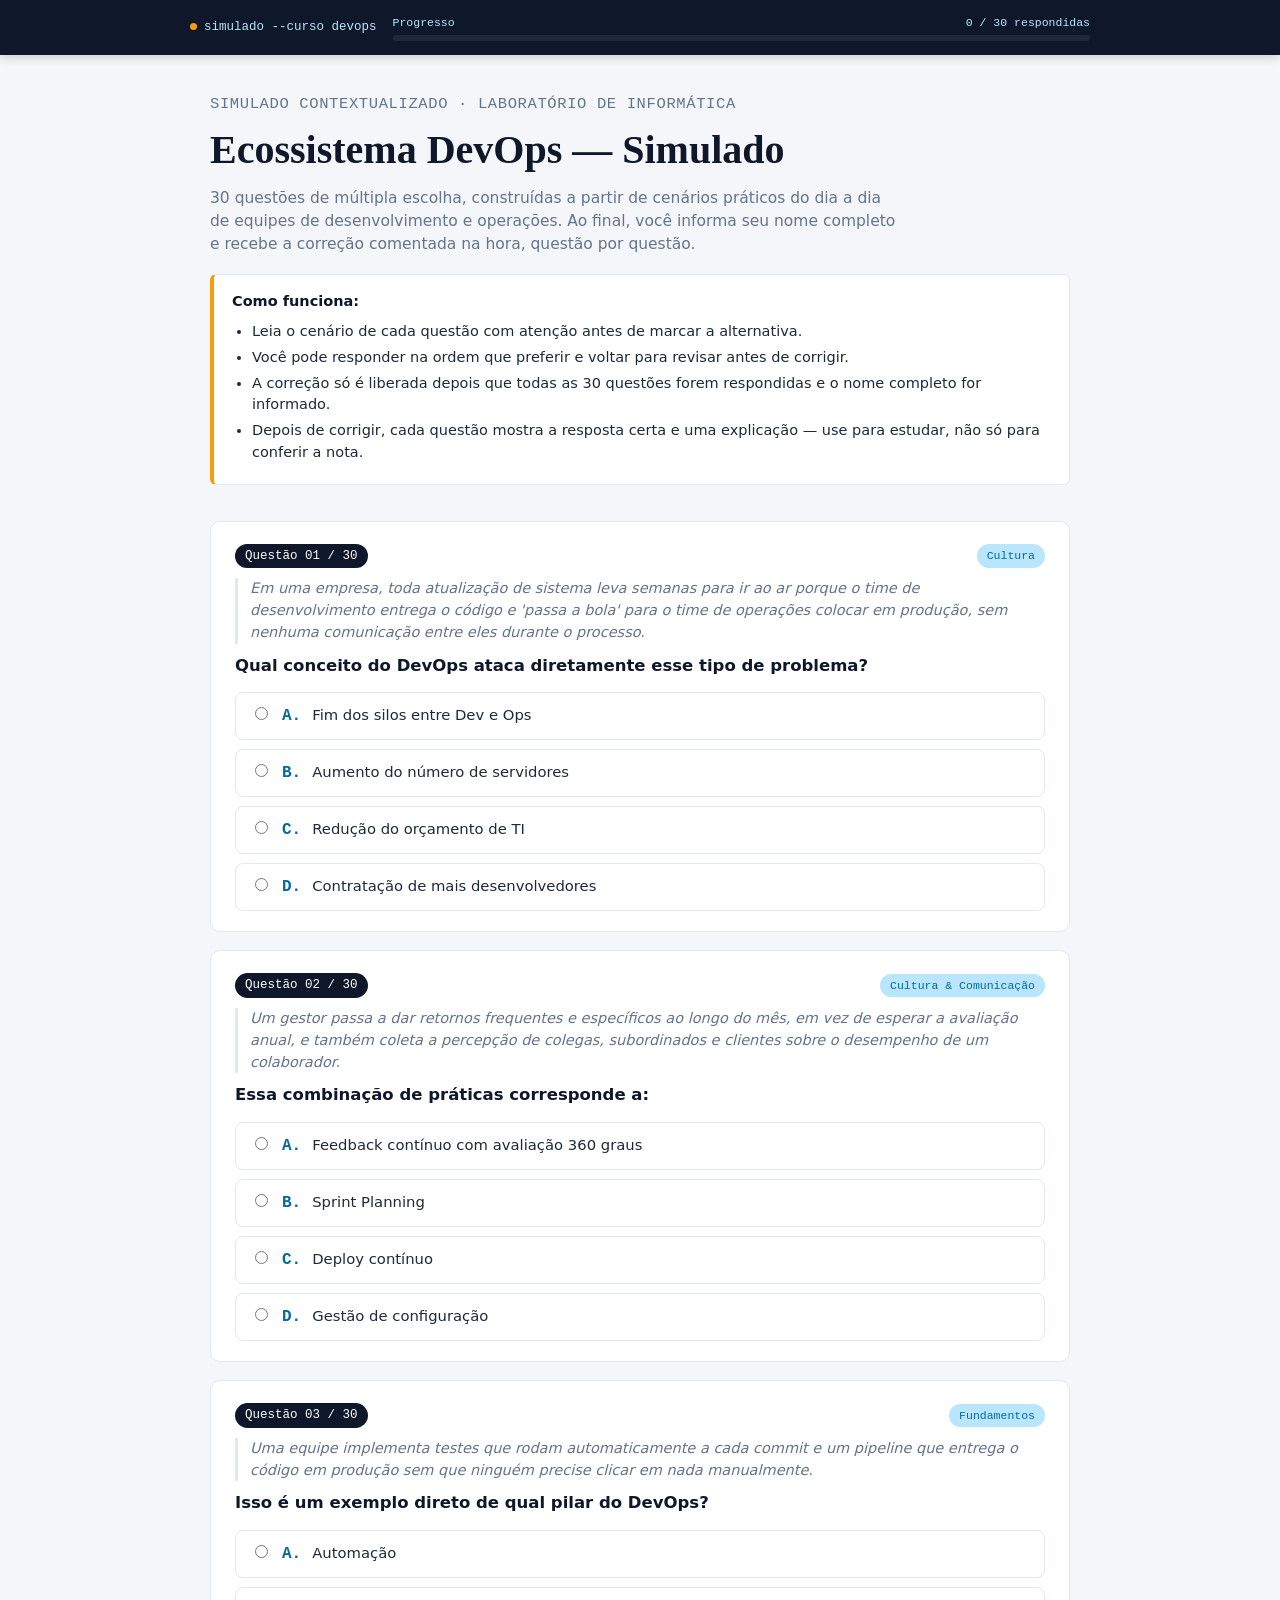
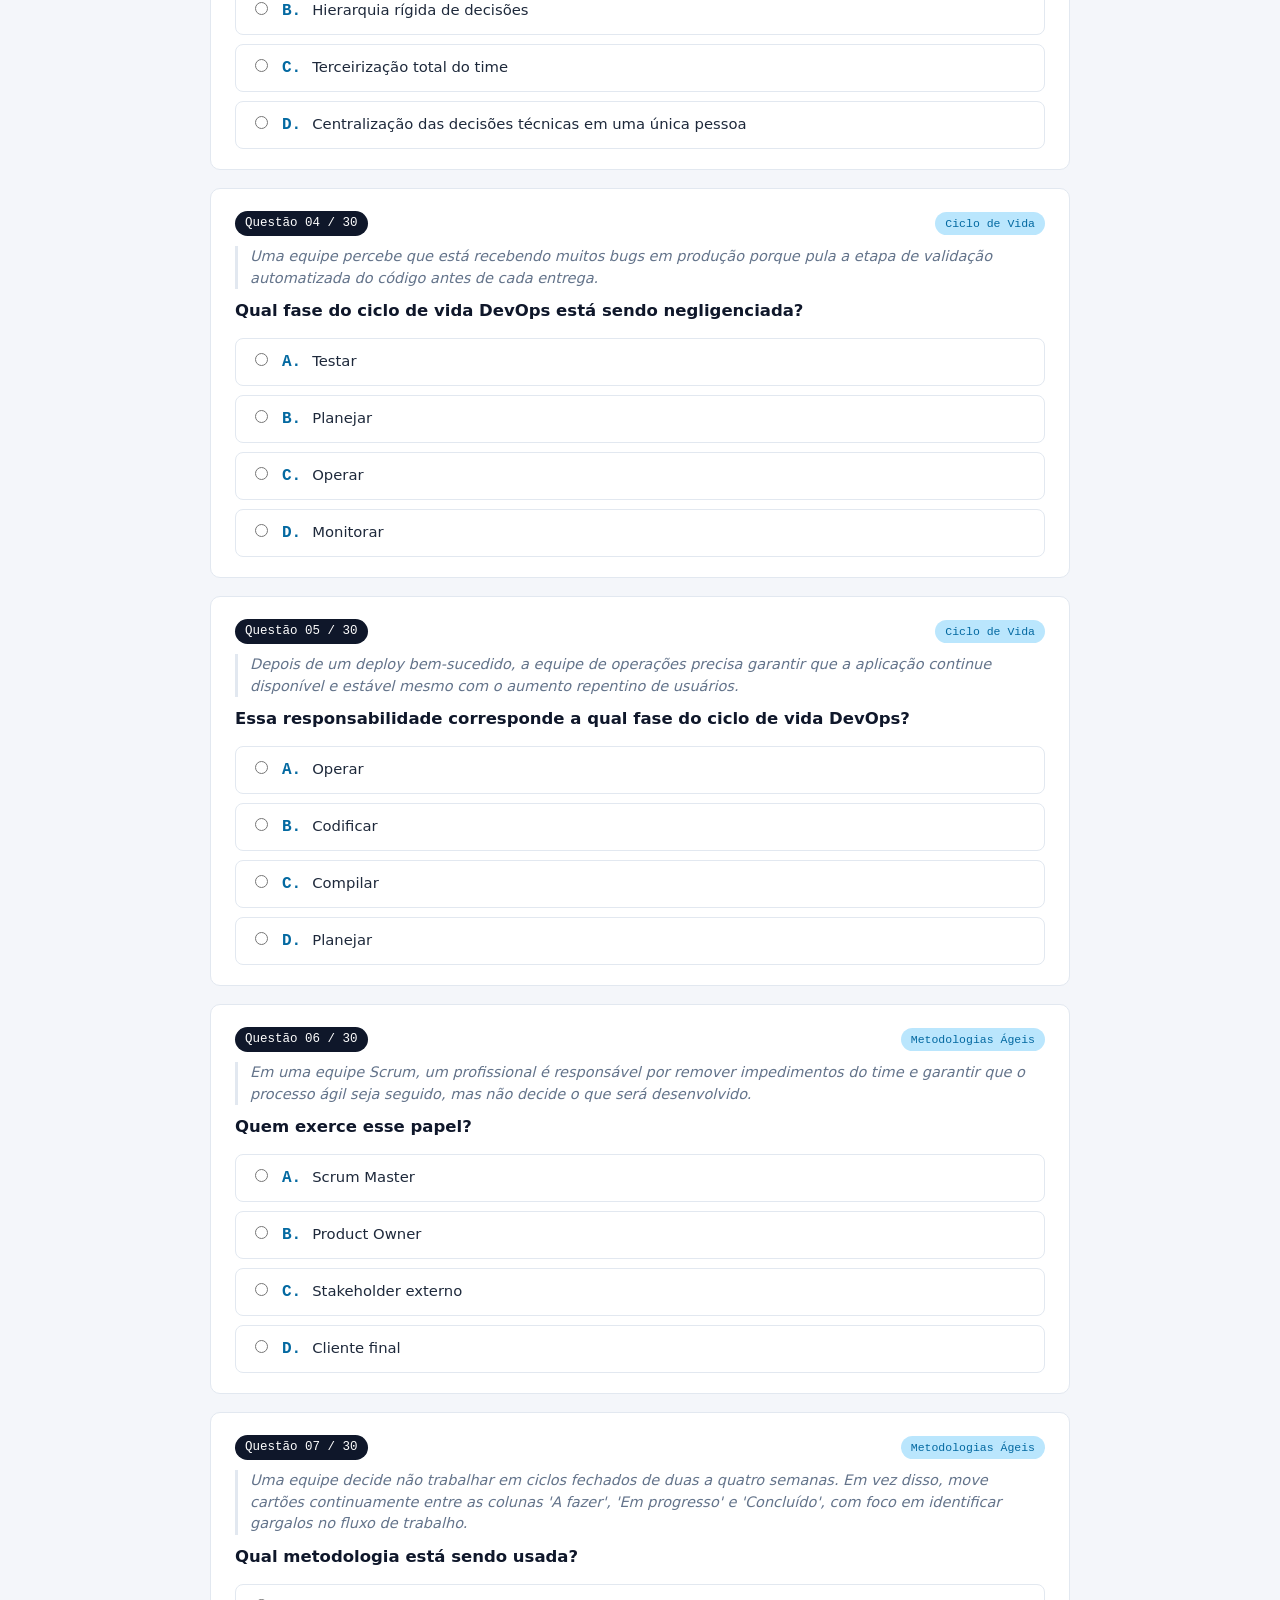
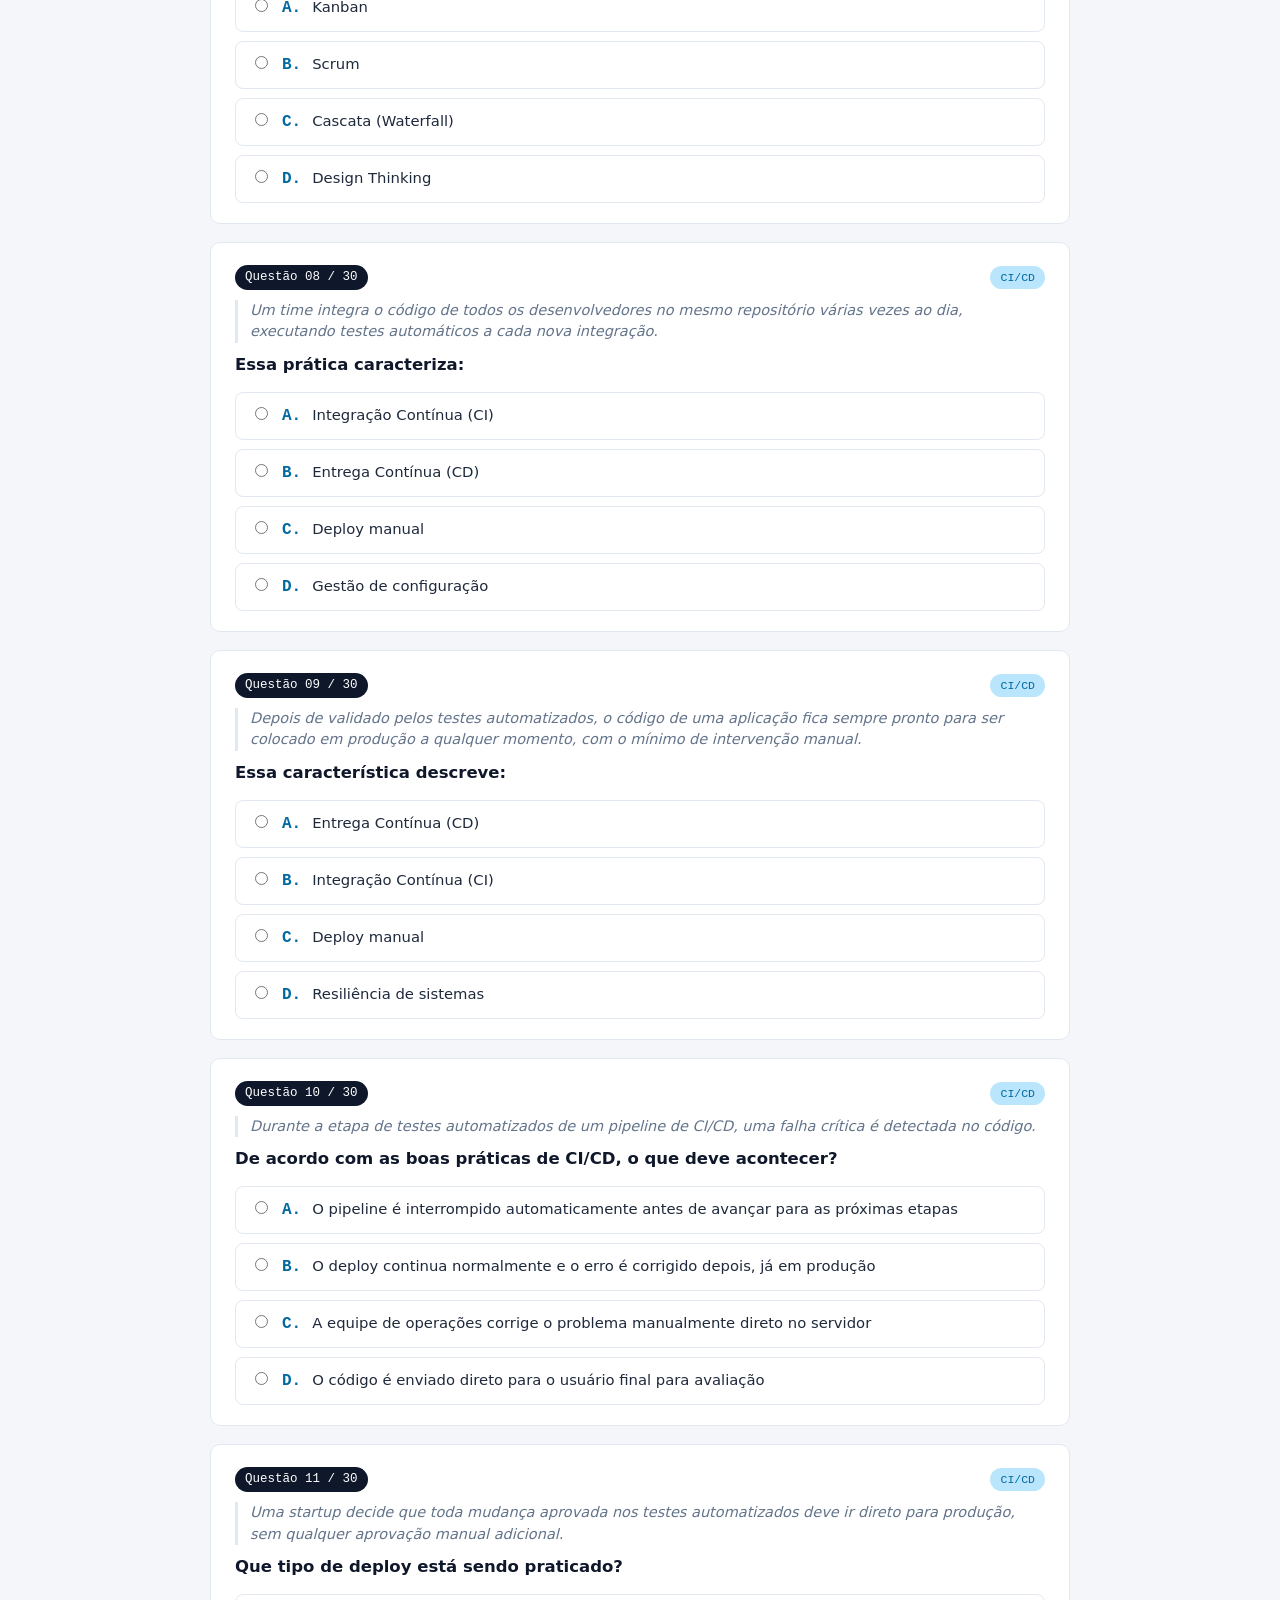
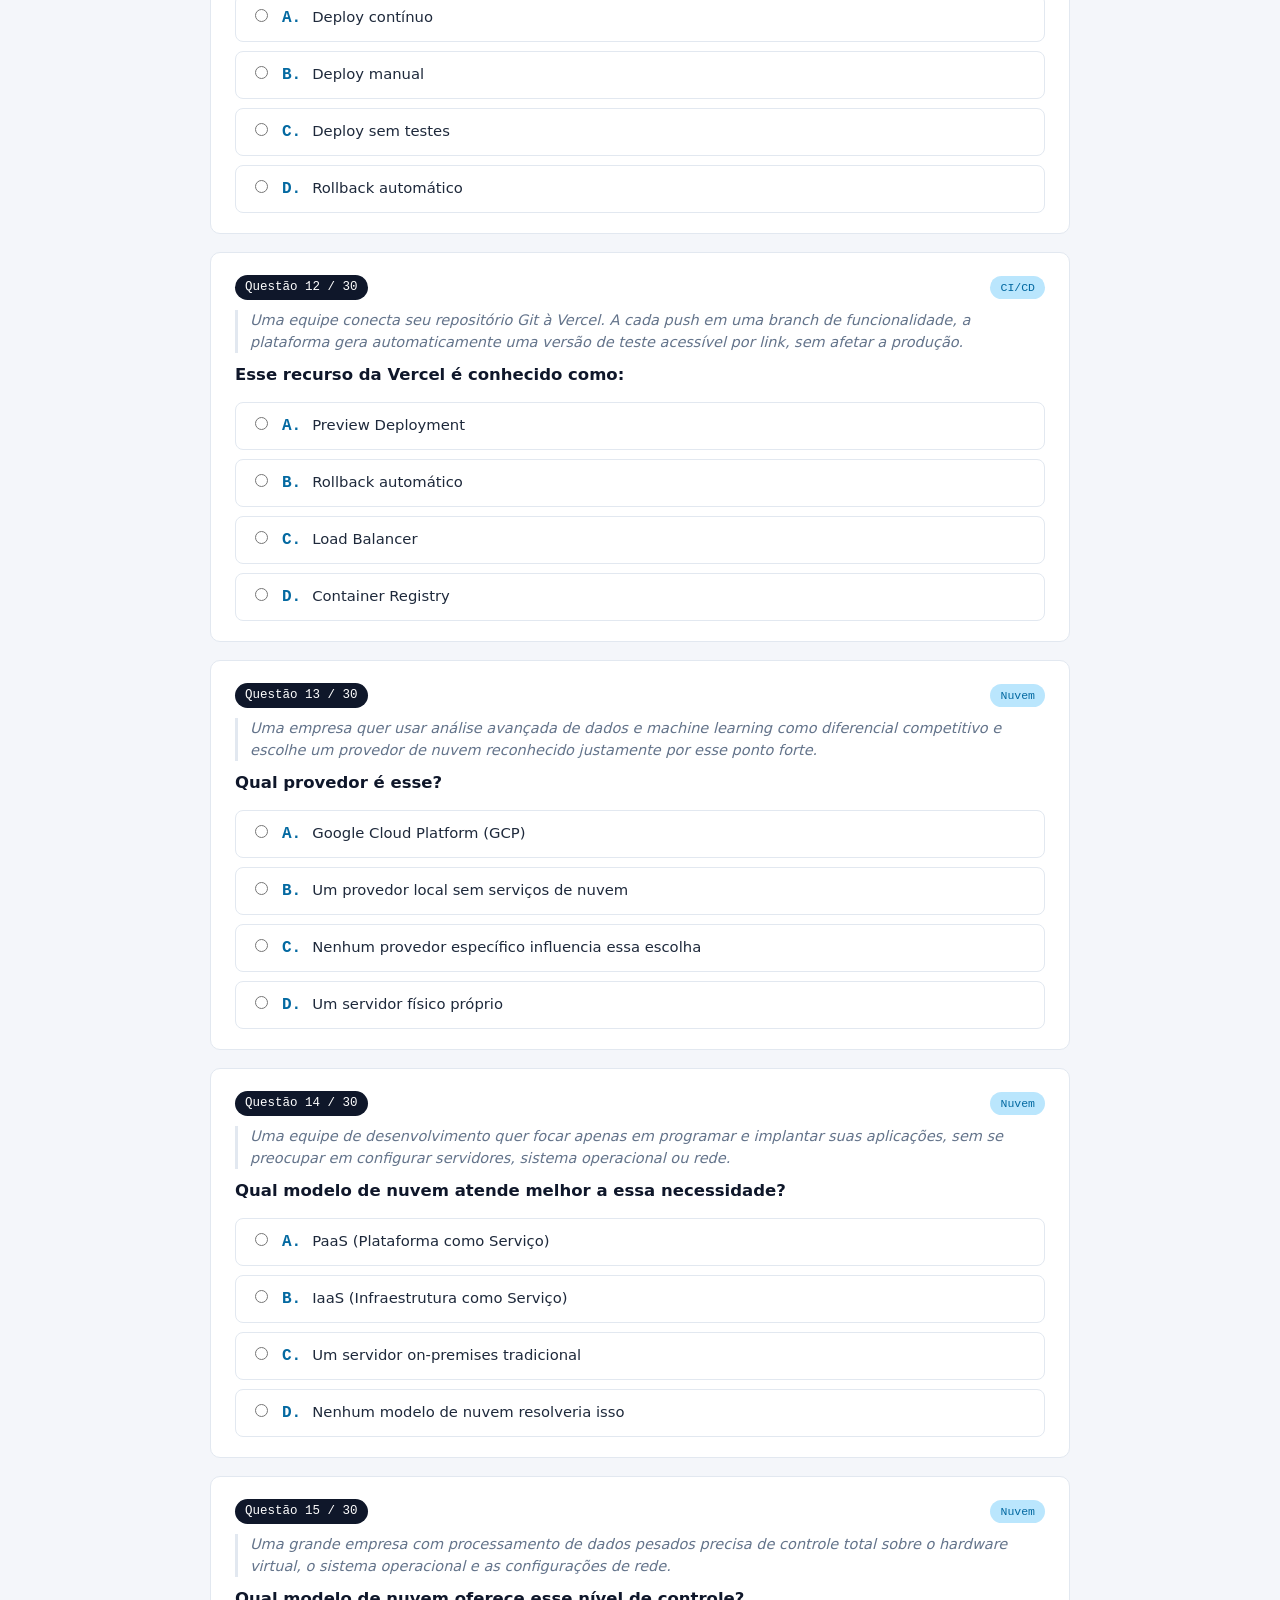
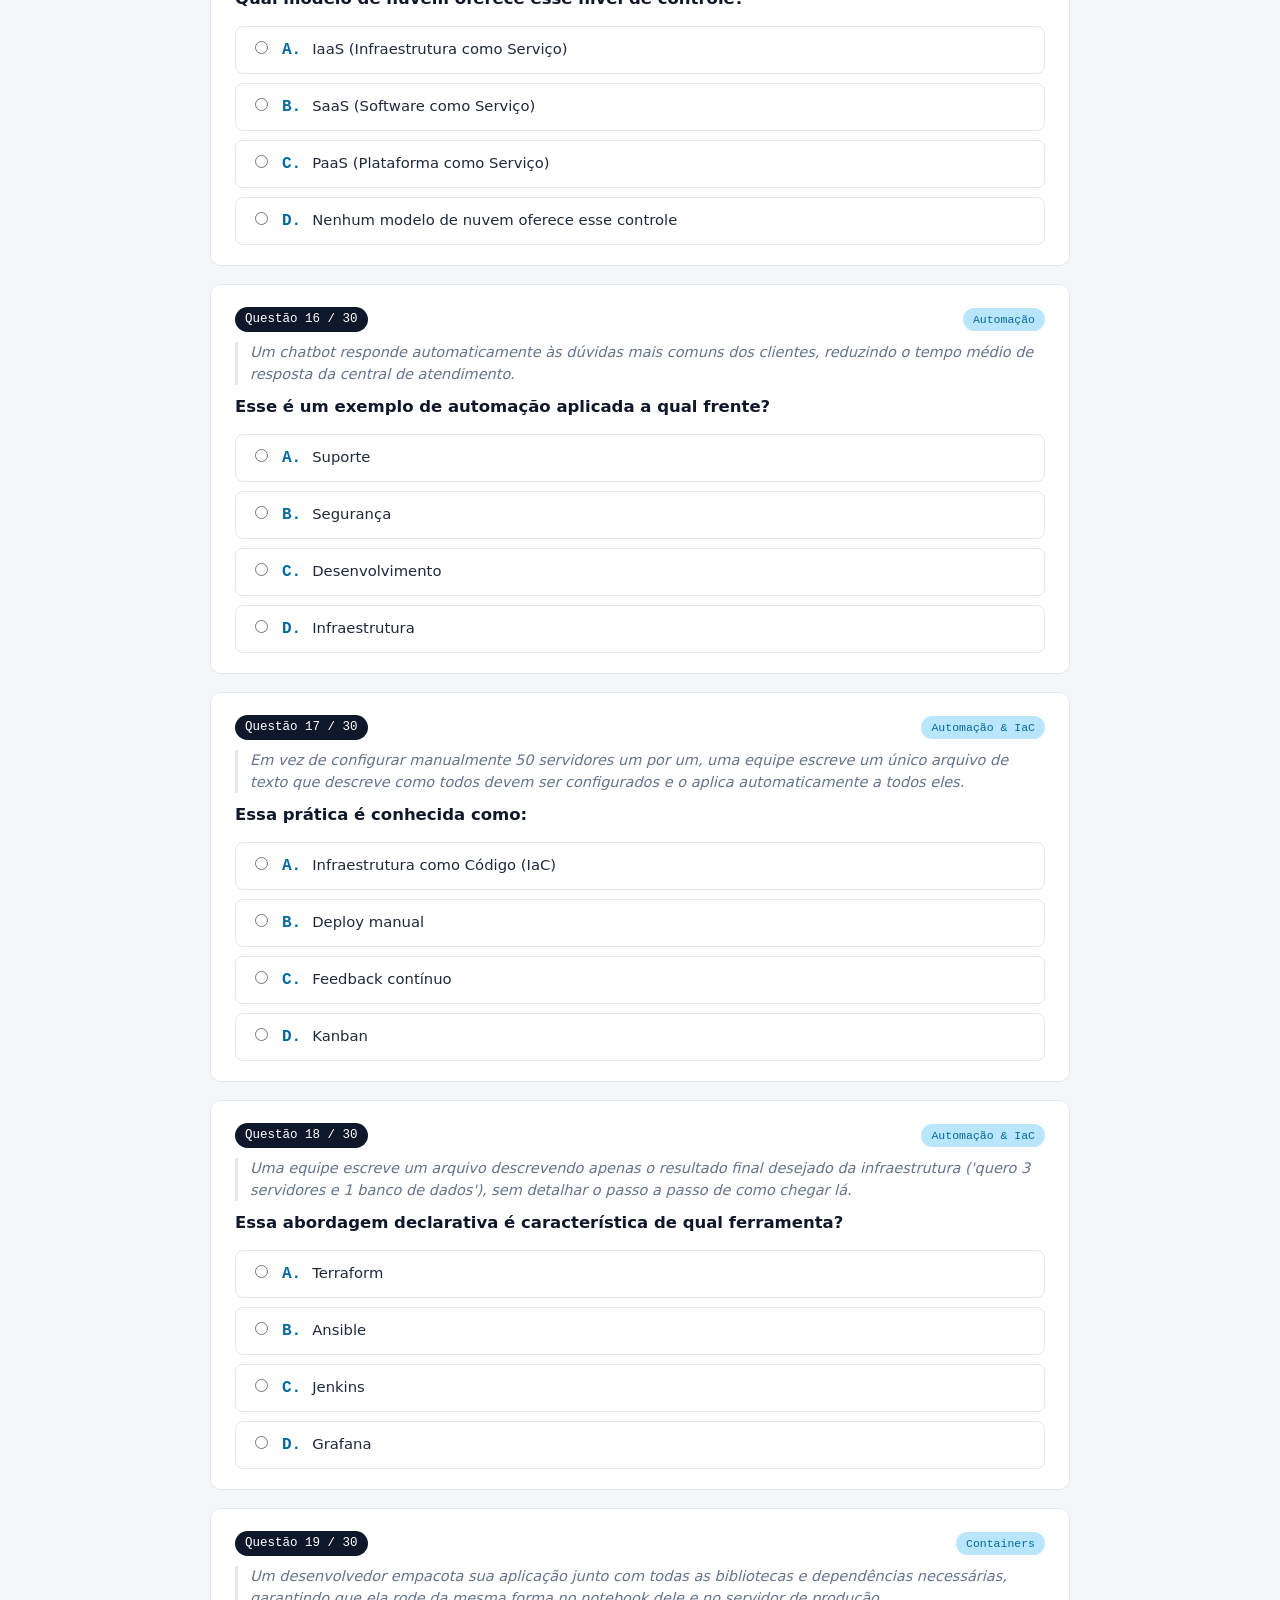
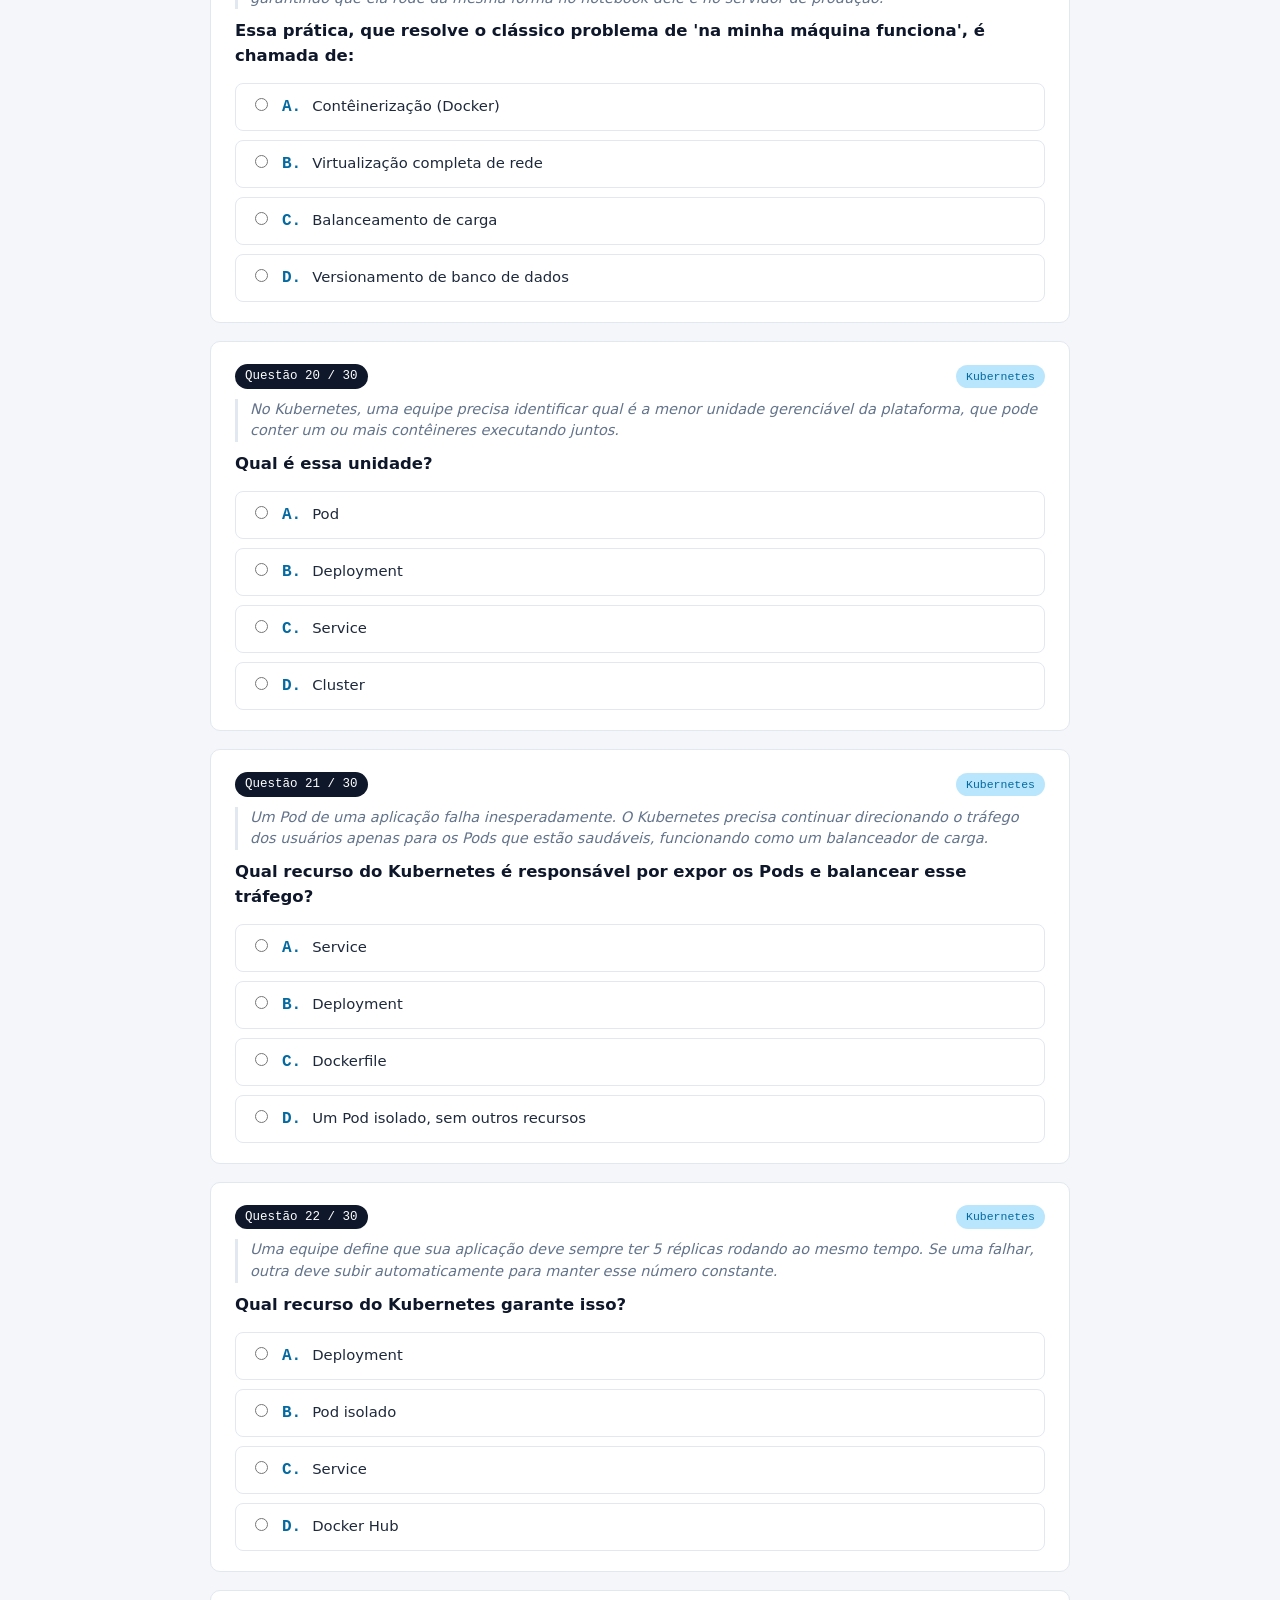
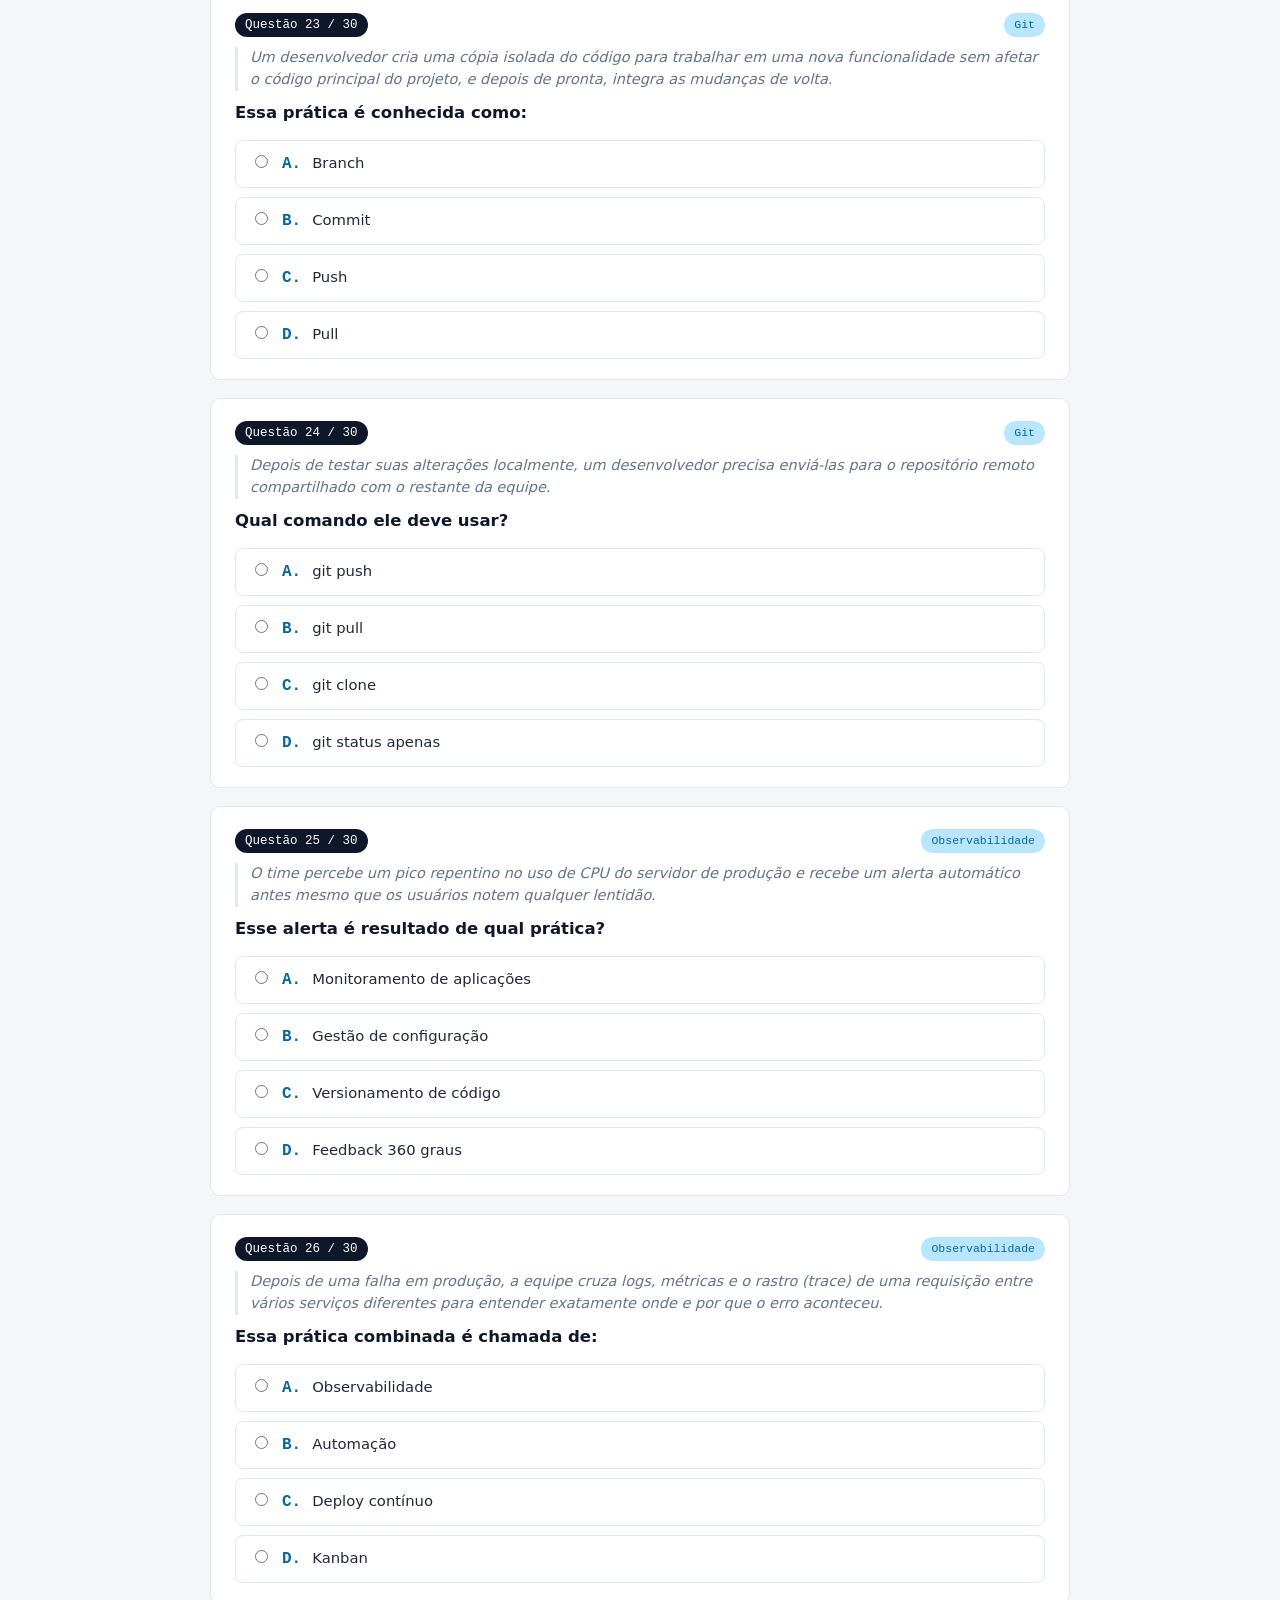
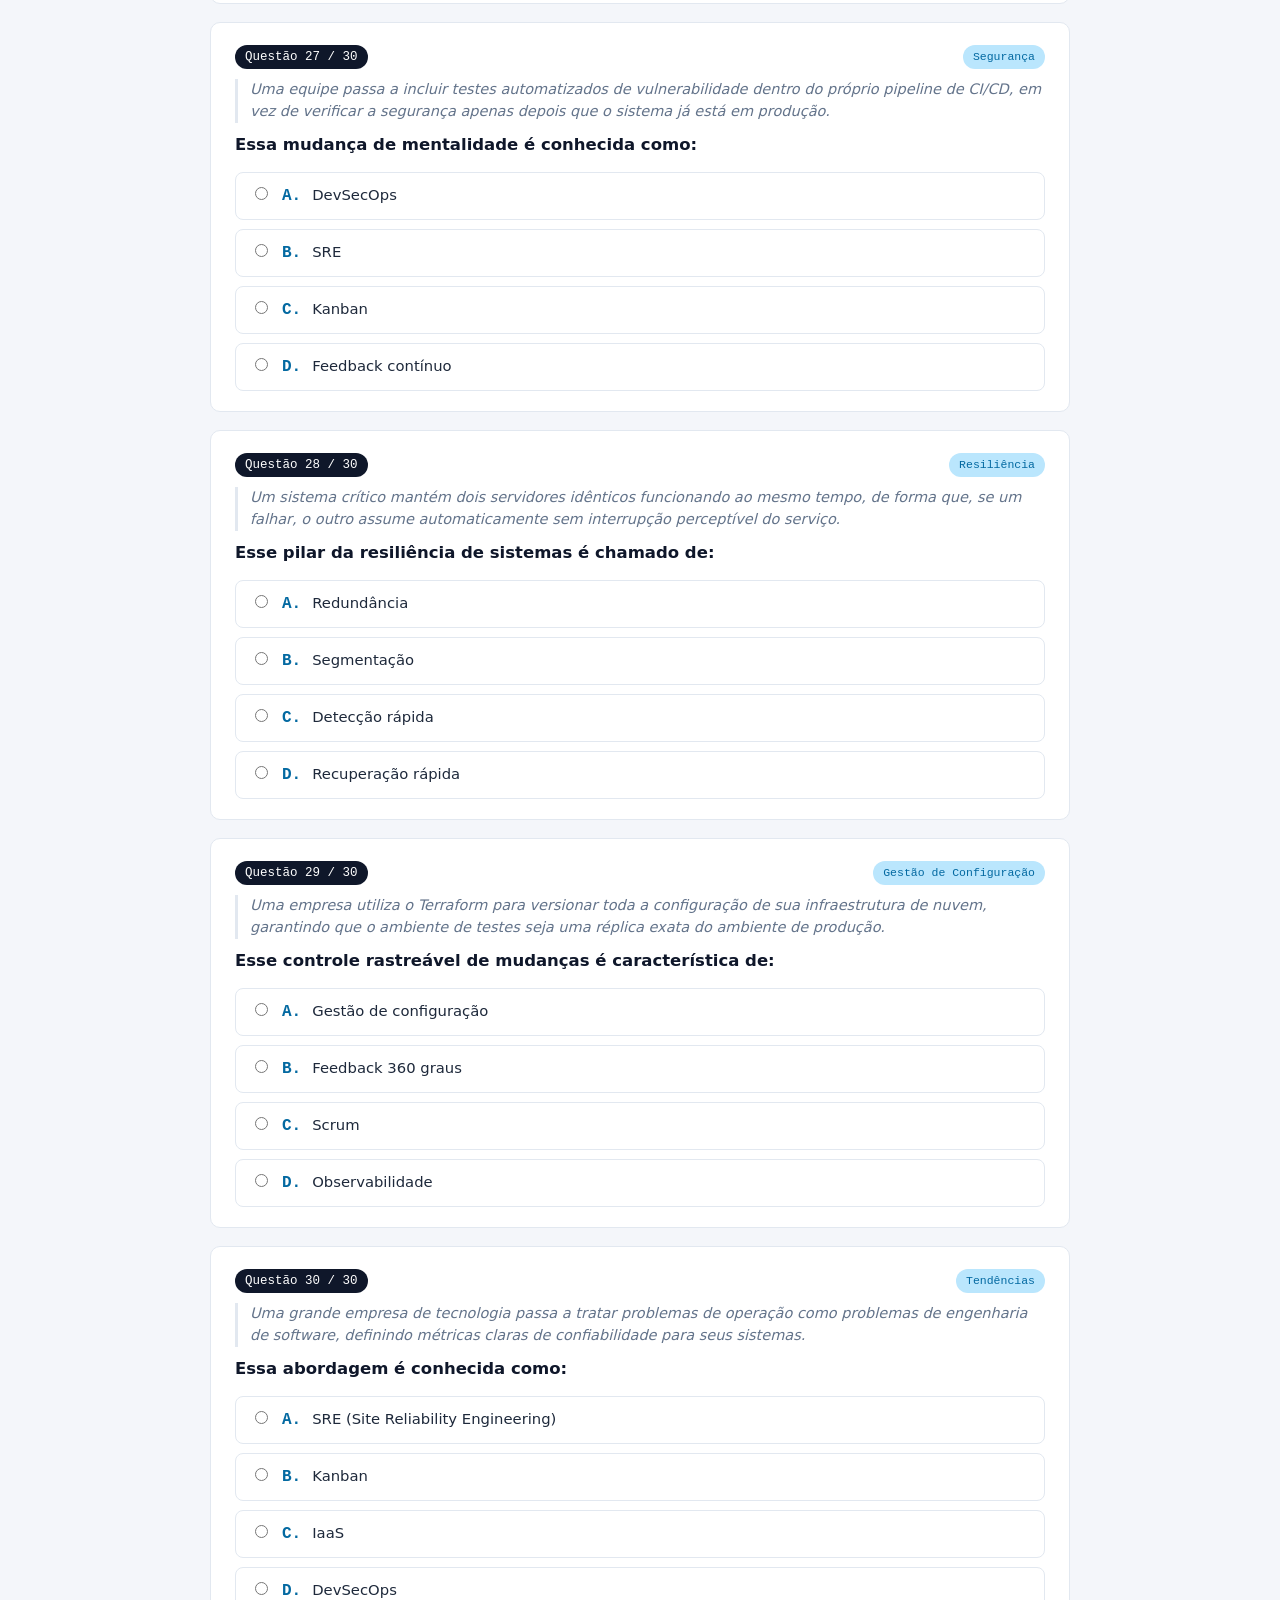
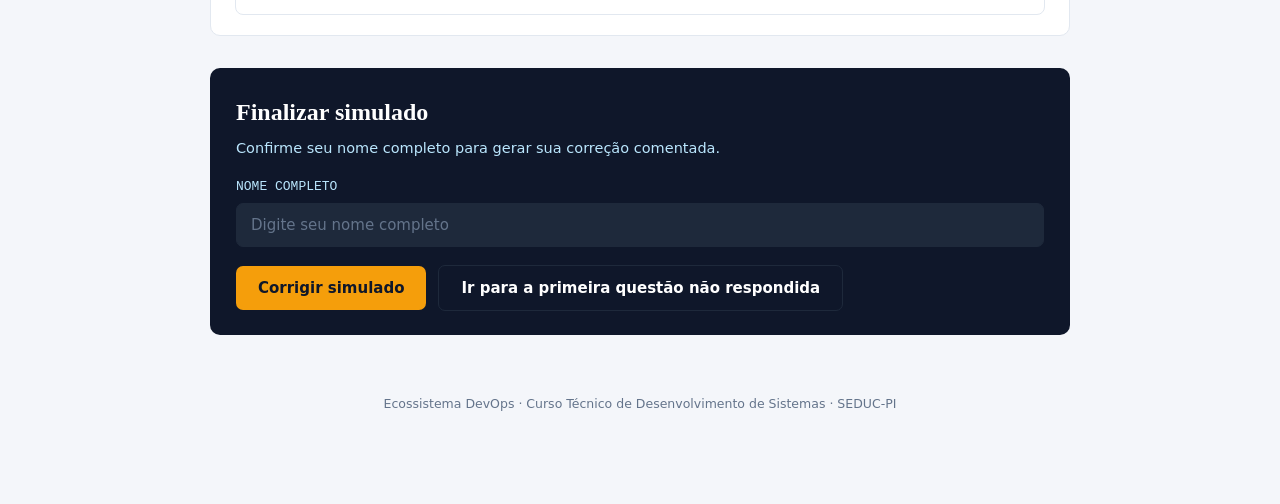
<file: Simulado_DevOps.html>
<!DOCTYPE html>
<html lang="pt-BR">
<head>
<meta charset="UTF-8">
<meta name="viewport" content="width=device-width, initial-scale=1.0">
<title>Simulado — Ecossistema DevOps</title>
<style>
  :root{
    --navy:#0F172A;
    --navy-soft:#1E293B;
    --navy-card:#16213E;
    --cyan:#0EA5E9;
    --cyan-soft:#BAE6FD;
    --cyan-dim:#0369A1;
    --amber:#F59E0B;
    --amber-soft:#FDE9C8;
    --amber-dim:#B45309;
    --bg:#F4F6FA;
    --surface:#FFFFFF;
    --text:#1E293B;
    --muted:#64748B;
    --border:#E2E8F0;
    --green:#0F9D63;
    --green-soft:#E3F7EE;
    --red:#DC3545;
    --red-soft:#FDECEE;
    --font-head: Georgia, 'Times New Roman', serif;
    --font-body: 'Segoe UI', system-ui, -apple-system, Roboto, Arial, sans-serif;
    --font-mono: 'Consolas', 'SFMono-Regular', Menlo, Monaco, monospace;
  }
  *{box-sizing:border-box;}
  html,body{margin:0;padding:0;}
  body{
    background:var(--bg);
    color:var(--text);
    font-family:var(--font-body);
    line-height:1.5;
    padding-bottom:80px;
  }
  a{color:var(--cyan-dim);}

  /* ---------- top bar ---------- */
  .topbar{
    background:var(--navy);
    color:#fff;
    padding:14px 20px;
    position:sticky;
    top:0;
    z-index:50;
    box-shadow:0 2px 10px rgba(0,0,0,.18);
  }
  .topbar-inner{
    max-width:900px;
    margin:0 auto;
    display:flex;
    align-items:center;
    gap:16px;
  }
  .topbar-prompt{
    font-family:var(--font-mono);
    font-size:12.5px;
    color:var(--cyan-soft);
    white-space:nowrap;
  }
  .topbar-prompt .dot{
    display:inline-block;width:7px;height:7px;border-radius:50%;
    background:var(--amber);margin-right:7px;
  }
  .progress-wrap{flex:1;}
  .progress-label{
    font-family:var(--font-mono);
    font-size:11.5px;
    color:var(--cyan-soft);
    display:flex;
    justify-content:space-between;
    margin-bottom:4px;
  }
  .progress-track{
    height:6px;
    background:var(--navy-soft);
    border-radius:4px;
    overflow:hidden;
  }
  .progress-fill{
    height:100%;
    width:0%;
    background:linear-gradient(90deg,var(--cyan),var(--amber));
    transition:width .25s ease;
  }

  /* ---------- header / hero ---------- */
  .hero{
    max-width:900px;
    margin:0 auto;
    padding:38px 20px 8px;
  }
  .eyebrow{
    font-family:var(--font-mono);
    font-size:12.5px;
    letter-spacing:.04em;
    color:var(--cyan-dim);
    margin:0 0 10px;
  }
  h1{
    font-family:var(--font-head);
    font-size:clamp(28px,4vw,40px);
    line-height:1.15;
    margin:0 0 14px;
    color:var(--navy);
  }
  .hero p{
    max-width:70ch;
    color:var(--muted);
    font-size:15.5px;
    margin:0 0 10px;
  }
  .instructions{
    background:var(--surface);
    border:1px solid var(--border);
    border-left:4px solid var(--amber);
    border-radius:6px;
    padding:16px 18px;
    margin-top:18px;
    font-size:14.5px;
    color:var(--text);
  }
  .instructions strong{color:var(--navy);}
  .instructions ul{margin:8px 0 0; padding-left:20px;}
  .instructions li{margin-bottom:4px;}

  /* ---------- question cards ---------- */
  main{max-width:900px;margin:0 auto;padding:10px 20px 20px;}
  .qcard{
    background:var(--surface);
    border:1px solid var(--border);
    border-radius:10px;
    padding:22px 24px 20px;
    margin:18px 0;
    scroll-margin-top:90px;
  }
  .qcard.unanswered-flag{
    border-color:var(--amber);
    box-shadow:0 0 0 3px var(--amber-soft);
  }
  .qmeta{
    display:flex;
    align-items:center;
    justify-content:space-between;
    margin-bottom:10px;
  }
  .qnum{
    font-family:var(--font-mono);
    font-size:12.5px;
    color:#fff;
    background:var(--navy);
    padding:3px 10px;
    border-radius:20px;
  }
  .qtopic{
    font-family:var(--font-mono);
    font-size:11.5px;
    color:var(--cyan-dim);
    background:var(--cyan-soft);
    padding:3px 10px;
    border-radius:20px;
  }
  .qscenario{
    font-style:italic;
    color:var(--muted);
    font-size:14.5px;
    margin:6px 0 10px;
    border-left:3px solid var(--border);
    padding-left:12px;
  }
  .qtext{
    font-size:16.5px;
    font-weight:600;
    color:var(--navy);
    margin:0 0 14px;
  }
  .options{display:flex;flex-direction:column;gap:9px;}
  .option{
    display:flex;
    align-items:flex-start;
    gap:11px;
    border:1.5px solid var(--border);
    border-radius:8px;
    padding:11px 14px;
    cursor:pointer;
    transition:border-color .15s, background .15s;
  }
  .option:hover{border-color:var(--cyan);background:#F5FBFF;}
  .option input{margin-top:3px; accent-color:var(--cyan-dim); flex-shrink:0;}
  .option .optletter{
    font-family:var(--font-mono);
    font-weight:700;
    color:var(--cyan-dim);
    min-width:16px;
  }
  .option.selected{border-color:var(--cyan-dim); background:#EAF6FF;}
  .option span.opttext{font-size:14.8px;}

  /* graded state */
  .qcard.graded .option{cursor:default;}
  .qcard.graded .option:hover{background:none;border-color:var(--border);}
  .option.correct-answer{border-color:var(--green); background:var(--green-soft);}
  .option.wrong-answer{border-color:var(--red); background:var(--red-soft);}
  .verdict{
    margin-top:14px;
    padding:12px 14px;
    border-radius:8px;
    font-size:14px;
    display:none;
  }
  .qcard.graded .verdict{display:block;}
  .verdict.ok{background:var(--green-soft); color:#0b6b47; border-left:4px solid var(--green);}
  .verdict.no{background:var(--red-soft); color:#9c1c2a; border-left:4px solid var(--red);}
  .verdict .tag{font-weight:700; display:block; margin-bottom:4px;}
  .verdict p{margin:0;}

  /* ---------- finish card ---------- */
  .finish-card{
    background:var(--navy);
    color:#fff;
    border-radius:10px;
    padding:26px 26px 24px;
    margin:32px 0 10px;
  }
  .finish-card h2{
    font-family:var(--font-head);
    font-size:24px;
    margin:0 0 8px;
  }
  .finish-card p{color:var(--cyan-soft); font-size:14.5px; margin:0 0 18px;}
  .name-field label{
    display:block;
    font-size:13px;
    color:var(--cyan-soft);
    margin-bottom:6px;
    font-family:var(--font-mono);
  }
  .name-field input{
    width:100%;
    padding:12px 14px;
    border-radius:7px;
    border:1.5px solid var(--navy-soft);
    background:var(--navy-soft);
    color:#fff;
    font-size:15px;
    font-family:var(--font-body);
  }
  .name-field input::placeholder{color:#64748B;}
  .name-field input:focus{outline:2px solid var(--cyan); border-color:var(--cyan);}
  .field-error{
    color:var(--amber);
    font-size:13px;
    margin-top:7px;
    display:none;
    font-family:var(--font-mono);
  }
  .btn-row{margin-top:18px; display:flex; gap:12px; flex-wrap:wrap; align-items:center;}
  button{
    font-family:var(--font-body);
    font-weight:600;
    font-size:15px;
    border:none;
    border-radius:7px;
    padding:13px 22px;
    cursor:pointer;
  }
  .btn-primary{background:var(--amber); color:var(--navy);}
  .btn-primary:hover{background:#ffb02e;}
  .btn-ghost{background:transparent; color:#fff; border:1.5px solid var(--navy-soft);}
  .btn-ghost:hover{border-color:var(--cyan);}
  .unanswered-note{font-size:13px; color:var(--amber); font-family:var(--font-mono); margin-top:10px; display:none;}

  /* ---------- results ---------- */
  #results{display:none;}
  .result-summary{
    background:var(--surface);
    border:1px solid var(--border);
    border-radius:10px;
    padding:26px;
    margin:24px 0;
  }
  .result-top{
    display:flex;
    flex-wrap:wrap;
    gap:24px;
    align-items:center;
    justify-content:space-between;
    border-bottom:1px solid var(--border);
    padding-bottom:20px;
    margin-bottom:20px;
  }
  .result-student p{margin:0; color:var(--muted); font-size:13px;}
  .result-student h3{margin:2px 0 0; font-family:var(--font-head); font-size:20px; color:var(--navy);}
  .score-badge{
    text-align:center;
    min-width:110px;
  }
  .score-badge .num{
    font-family:var(--font-head);
    font-size:40px;
    font-weight:700;
    color:var(--navy);
    line-height:1;
  }
  .score-badge .num span{font-size:20px; color:var(--muted);}
  .score-badge .label{
    font-family:var(--font-mono);
    font-size:11px;
    color:var(--muted);
    margin-top:4px;
  }
  .level-tag{
    display:inline-block;
    padding:7px 16px;
    border-radius:20px;
    font-size:13.5px;
    font-weight:700;
    font-family:var(--font-mono);
  }
  .level-excelente{background:var(--green-soft); color:#0b6b47;}
  .level-bom{background:var(--cyan-soft); color:var(--cyan-dim);}
  .level-revisar{background:var(--amber-soft); color:var(--amber-dim);}
  .level-atencao{background:var(--red-soft); color:#9c1c2a;}

  .topic-grid{
    display:grid;
    grid-template-columns:repeat(auto-fit,minmax(190px,1fr));
    gap:10px;
  }
  .topic-item{
    border:1px solid var(--border);
    border-radius:8px;
    padding:10px 12px;
  }
  .topic-item .tname{font-size:12.5px; color:var(--navy); font-weight:600; margin-bottom:6px;}
  .topic-bar-track{height:7px; background:var(--border); border-radius:5px; overflow:hidden;}
  .topic-bar-fill{height:100%; background:var(--cyan-dim); border-radius:5px;}
  .topic-item .tscore{font-family:var(--font-mono); font-size:11px; color:var(--muted); margin-top:5px;}

  .review-heading{
    font-family:var(--font-head);
    font-size:22px;
    color:var(--navy);
    margin:34px 0 4px;
  }
  .review-sub{color:var(--muted); font-size:14px; margin-bottom:10px;}

  footer{
    max-width:900px;
    margin:30px auto 10px;
    padding:0 20px;
    color:var(--muted);
    font-size:12.5px;
    text-align:center;
  }

  @media print{
    .topbar, .btn-row, #quizForm .options input, .btn-ghost, .instructions{display:none !important;}
    body{padding-bottom:0;}
    .qcard{break-inside:avoid; border:1px solid #ccc;}
    .finish-card{display:none !important;}
  }
  @media (max-width:560px){
    .topbar-inner{flex-wrap:wrap;}
    .result-top{flex-direction:column; align-items:flex-start;}
  }
</style>
</head>
<body>

<div class="topbar">
  <div class="topbar-inner">
    <div class="topbar-prompt"><span class="dot"></span>simulado --curso devops</div>
    <div class="progress-wrap">
      <div class="progress-label"><span>Progresso</span><span id="progressText">0 / 30 respondidas</span></div>
      <div class="progress-track"><div class="progress-fill" id="progressFill"></div></div>
    </div>
  </div>
</div>

<div class="hero">
  <p class="eyebrow">SIMULADO CONTEXTUALIZADO · LABORATÓRIO DE INFORMÁTICA</p>
  <h1>Ecossistema DevOps — Simulado</h1>
  <p>30 questões de múltipla escolha, construídas a partir de cenários práticos do dia a dia de equipes de desenvolvimento e operações. Ao final, você informa seu nome completo e recebe a correção comentada na hora, questão por questão.</p>
  <div class="instructions">
    <strong>Como funciona:</strong>
    <ul>
      <li>Leia o cenário de cada questão com atenção antes de marcar a alternativa.</li>
      <li>Você pode responder na ordem que preferir e voltar para revisar antes de corrigir.</li>
      <li>A correção só é liberada depois que todas as 30 questões forem respondidas e o nome completo for informado.</li>
      <li>Depois de corrigir, cada questão mostra a resposta certa e uma explicação — use para estudar, não só para conferir a nota.</li>
    </ul>
  </div>
</div>

<main>
  <form id="quizForm"></form>

  <div class="finish-card" id="finishCard">
    <h2>Finalizar simulado</h2>
    <p>Confirme seu nome completo para gerar sua correção comentada.</p>
    <div class="name-field">
      <label for="studentName">NOME COMPLETO</label>
      <input type="text" id="studentName" placeholder="Digite seu nome completo" autocomplete="off">
      <div class="field-error" id="nameError">Informe seu nome completo (nome e sobrenome) para continuar.</div>
    </div>
    <div class="btn-row">
      <button type="button" class="btn-primary" id="submitBtn">Corrigir simulado</button>
      <button type="button" class="btn-ghost" id="reviewBtn">Ir para a primeira questão não respondida</button>
    </div>
    <div class="unanswered-note" id="unansweredNote"></div>
  </div>

  <div id="results"></div>
</main>

<footer>
  Ecossistema DevOps · Curso Técnico de Desenvolvimento de Sistemas · SEDUC-PI
</footer>

<script>
/* =========================================================
   BANCO DE QUESTÕES
   ========================================================= */
const QUESTIONS = [
{
  topic: "Cultura",
  scenario: "Em uma empresa, toda atualização de sistema leva semanas para ir ao ar porque o time de desenvolvimento entrega o código e 'passa a bola' para o time de operações colocar em produção, sem nenhuma comunicação entre eles durante o processo.",
  question: "Qual conceito do DevOps ataca diretamente esse tipo de problema?",
  options: ["Fim dos silos entre Dev e Ops", "Aumento do número de servidores", "Redução do orçamento de TI", "Contratação de mais desenvolvedores"],
  correct: 0,
  explanation: "O DevOps nasceu justamente para eliminar a barreira entre quem desenvolve e quem opera, substituindo a 'passagem de bastão' por colaboração e responsabilidade compartilhada do início ao fim. Aumentar servidores, cortar orçamento ou contratar mais gente não resolve um problema de comunicação e de processo."
},
{
  topic: "Cultura & Comunicação",
  scenario: "Um gestor passa a dar retornos frequentes e específicos ao longo do mês, em vez de esperar a avaliação anual, e também coleta a percepção de colegas, subordinados e clientes sobre o desempenho de um colaborador.",
  question: "Essa combinação de práticas corresponde a:",
  options: ["Feedback contínuo com avaliação 360 graus", "Sprint Planning", "Deploy contínuo", "Gestão de configuração"],
  correct: 0,
  explanation: "Feedback contínuo é dar orientação em tempo real, não apenas em ciclos anuais; a avaliação 360 graus amplia isso coletando a visão de várias fontes (colegas, supervisores, subordinados, clientes). Juntas, essas práticas evitam que o colaborador só descubra um problema meses depois."
},
{
  topic: "Fundamentos",
  scenario: "Uma equipe implementa testes que rodam automaticamente a cada commit e um pipeline que entrega o código em produção sem que ninguém precise clicar em nada manualmente.",
  question: "Isso é um exemplo direto de qual pilar do DevOps?",
  options: ["Automação", "Hierarquia rígida de decisões", "Terceirização total do time", "Centralização das decisões técnicas em uma única pessoa"],
  correct: 0,
  explanation: "Automação é um dos três pilares do DevOps (junto com colaboração e integração/entrega contínuas): substituir tarefas manuais e repetitivas — como testar e implantar — por processos automáticos, reduzindo erro humano e ganhando velocidade."
},
{
  topic: "Ciclo de Vida",
  scenario: "Uma equipe percebe que está recebendo muitos bugs em produção porque pula a etapa de validação automatizada do código antes de cada entrega.",
  question: "Qual fase do ciclo de vida DevOps está sendo negligenciada?",
  options: ["Testar", "Planejar", "Operar", "Monitorar"],
  correct: 0,
  explanation: "A fase de Testar existe exatamente para detectar erros antes que o código chegue à produção, por meio de testes automatizados. Pular essa etapa é o que costuma causar o aumento de bugs percebidos pelo usuário final."
},
{
  topic: "Ciclo de Vida",
  scenario: "Depois de um deploy bem-sucedido, a equipe de operações precisa garantir que a aplicação continue disponível e estável mesmo com o aumento repentino de usuários.",
  question: "Essa responsabilidade corresponde a qual fase do ciclo de vida DevOps?",
  options: ["Operar", "Codificar", "Compilar", "Planejar"],
  correct: 0,
  explanation: "Operar é a fase em que a equipe mantém a infraestrutura funcionando de forma estável, disponível e escalável — lidando com picos de acesso, capacidade de servidores e continuidade do serviço já em produção."
},
{
  topic: "Metodologias Ágeis",
  scenario: "Em uma equipe Scrum, um profissional é responsável por remover impedimentos do time e garantir que o processo ágil seja seguido, mas não decide o que será desenvolvido.",
  question: "Quem exerce esse papel?",
  options: ["Scrum Master", "Product Owner", "Stakeholder externo", "Cliente final"],
  correct: 0,
  explanation: "O Scrum Master facilita o processo e remove obstáculos do time, sem definir prioridades de produto — essa função é do Product Owner, que decide o que importa para o cliente."
},
{
  topic: "Metodologias Ágeis",
  scenario: "Uma equipe decide não trabalhar em ciclos fechados de duas a quatro semanas. Em vez disso, move cartões continuamente entre as colunas 'A fazer', 'Em progresso' e 'Concluído', com foco em identificar gargalos no fluxo de trabalho.",
  question: "Qual metodologia está sendo usada?",
  options: ["Kanban", "Scrum", "Cascata (Waterfall)", "Design Thinking"],
  correct: 0,
  explanation: "Kanban, com origem no sistema de produção da Toyota, usa um quadro visual e fluxo contínuo de trabalho — sem sprints fechadas como no Scrum — e é especialmente útil para visualizar e reduzir gargalos."
},
{
  topic: "CI/CD",
  scenario: "Um time integra o código de todos os desenvolvedores no mesmo repositório várias vezes ao dia, executando testes automáticos a cada nova integração.",
  question: "Essa prática caracteriza:",
  options: ["Integração Contínua (CI)", "Entrega Contínua (CD)", "Deploy manual", "Gestão de configuração"],
  correct: 0,
  explanation: "Integração Contínua (CI) é justamente isso: fundir o código de todos com frequência, validando cada mudança com testes automáticos, para detectar problemas cedo e manter o software sempre em estado funcional."
},
{
  topic: "CI/CD",
  scenario: "Depois de validado pelos testes automatizados, o código de uma aplicação fica sempre pronto para ser colocado em produção a qualquer momento, com o mínimo de intervenção manual.",
  question: "Essa característica descreve:",
  options: ["Entrega Contínua (CD)", "Integração Contínua (CI)", "Deploy manual", "Resiliência de sistemas"],
  correct: 0,
  explanation: "Entrega Contínua (CD) garante que todo código aprovado esteja sempre pronto para produção. A diferença em relação à CI é o foco: CI garante que o código funciona junto; CD garante que ele está pronto para chegar ao usuário."
},
{
  topic: "CI/CD",
  scenario: "Durante a etapa de testes automatizados de um pipeline de CI/CD, uma falha crítica é detectada no código.",
  question: "De acordo com as boas práticas de CI/CD, o que deve acontecer?",
  options: ["O pipeline é interrompido automaticamente antes de avançar para as próximas etapas", "O deploy continua normalmente e o erro é corrigido depois, já em produção", "A equipe de operações corrige o problema manualmente direto no servidor", "O código é enviado direto para o usuário final para avaliação"],
  correct: 0,
  explanation: "Um dos maiores benefícios do CI/CD é interromper o pipeline automaticamente quando um teste falha, impedindo que código com defeito avance para as etapas seguintes — e muito menos que chegue à produção."
},
{
  topic: "CI/CD",
  scenario: "Uma startup decide que toda mudança aprovada nos testes automatizados deve ir direto para produção, sem qualquer aprovação manual adicional.",
  question: "Que tipo de deploy está sendo praticado?",
  options: ["Deploy contínuo", "Deploy manual", "Deploy sem testes", "Rollback automático"],
  correct: 0,
  explanation: "No deploy contínuo, toda mudança que passa nos testes vai direto à produção, sem intervenção humana adicional — é o nível mais alto de automação entre os modelos manual, automático e contínuo."
},
{
  topic: "CI/CD",
  scenario: "Uma equipe conecta seu repositório Git à Vercel. A cada push em uma branch de funcionalidade, a plataforma gera automaticamente uma versão de teste acessível por link, sem afetar a produção.",
  question: "Esse recurso da Vercel é conhecido como:",
  options: ["Preview Deployment", "Rollback automático", "Load Balancer", "Container Registry"],
  correct: 0,
  explanation: "Preview Deployments criam uma versão temporária e isolada da aplicação para cada branch ou pull request, permitindo testar a mudança antes de integrá-la à produção — um dos recursos que fazem da Vercel uma ponte prática entre Dev e Ops."
},
{
  topic: "Nuvem",
  scenario: "Uma empresa quer usar análise avançada de dados e machine learning como diferencial competitivo e escolhe um provedor de nuvem reconhecido justamente por esse ponto forte.",
  question: "Qual provedor é esse?",
  options: ["Google Cloud Platform (GCP)", "Um provedor local sem serviços de nuvem", "Nenhum provedor específico influencia essa escolha", "Um servidor físico próprio"],
  correct: 0,
  explanation: "A Google Cloud Platform (GCP) tem destaque justamente em dados e machine learning, enquanto a AWS se destaca pela maior variedade de serviços e a Azure pela integração com tecnologias Microsoft."
},
{
  topic: "Nuvem",
  scenario: "Uma equipe de desenvolvimento quer focar apenas em programar e implantar suas aplicações, sem se preocupar em configurar servidores, sistema operacional ou rede.",
  question: "Qual modelo de nuvem atende melhor a essa necessidade?",
  options: ["PaaS (Plataforma como Serviço)", "IaaS (Infraestrutura como Serviço)", "Um servidor on-premises tradicional", "Nenhum modelo de nuvem resolveria isso"],
  correct: 0,
  explanation: "PaaS entrega um ambiente pronto para desenvolver e hospedar aplicações, sem que a equipe precise gerenciar servidores ou rede — diferente do IaaS, que dá controle total (e também a responsabilidade) sobre esse nível de infraestrutura."
},
{
  topic: "Nuvem",
  scenario: "Uma grande empresa com processamento de dados pesados precisa de controle total sobre o hardware virtual, o sistema operacional e as configurações de rede.",
  question: "Qual modelo de nuvem oferece esse nível de controle?",
  options: ["IaaS (Infraestrutura como Serviço)", "SaaS (Software como Serviço)", "PaaS (Plataforma como Serviço)", "Nenhum modelo de nuvem oferece esse controle"],
  correct: 0,
  explanation: "IaaS oferece o maior nível de controle entre os três modelos: a empresa gerencia o hardware virtual, o sistema operacional e a rede, arcando também com mais responsabilidade de configuração — ideal para quem precisa de controle total."
},
{
  topic: "Automação",
  scenario: "Um chatbot responde automaticamente às dúvidas mais comuns dos clientes, reduzindo o tempo médio de resposta da central de atendimento.",
  question: "Esse é um exemplo de automação aplicada a qual frente?",
  options: ["Suporte", "Segurança", "Desenvolvimento", "Infraestrutura"],
  correct: 0,
  explanation: "A automação em TI atua em quatro frentes — segurança, suporte, desenvolvimento e infraestrutura. Um chatbot que agiliza o atendimento ao cliente é um exemplo claro de automação aplicada ao suporte."
},
{
  topic: "Automação & IaC",
  scenario: "Em vez de configurar manualmente 50 servidores um por um, uma equipe escreve um único arquivo de texto que descreve como todos devem ser configurados e o aplica automaticamente a todos eles.",
  question: "Essa prática é conhecida como:",
  options: ["Infraestrutura como Código (IaC)", "Deploy manual", "Feedback contínuo", "Kanban"],
  correct: 0,
  explanation: "Infraestrutura como Código (IaC) trata a configuração de servidores como um arquivo versionável, permitindo aplicar a mesma configuração a dezenas de máquinas em minutos, de forma rastreável e reversível."
},
{
  topic: "Automação & IaC",
  scenario: "Uma equipe escreve um arquivo descrevendo apenas o resultado final desejado da infraestrutura ('quero 3 servidores e 1 banco de dados'), sem detalhar o passo a passo de como chegar lá.",
  question: "Essa abordagem declarativa é característica de qual ferramenta?",
  options: ["Terraform", "Ansible", "Jenkins", "Grafana"],
  correct: 0,
  explanation: "O Terraform usa uma linguagem declarativa: você descreve 'o quê' deseja como resultado final e a ferramenta calcula como chegar lá. Já o Ansible, com seus playbooks, é mais focado em descrever 'como' replicar passos de configuração em várias máquinas."
},
{
  topic: "Containers",
  scenario: "Um desenvolvedor empacota sua aplicação junto com todas as bibliotecas e dependências necessárias, garantindo que ela rode da mesma forma no notebook dele e no servidor de produção.",
  question: "Essa prática, que resolve o clássico problema de 'na minha máquina funciona', é chamada de:",
  options: ["Contêinerização (Docker)", "Virtualização completa de rede", "Balanceamento de carga", "Versionamento de banco de dados"],
  correct: 0,
  explanation: "Contêineres como o Docker empacotam a aplicação e suas dependências em uma unidade que roda de forma idêntica em qualquer ambiente, eliminando divergências entre a máquina do desenvolvedor e o servidor de produção."
},
{
  topic: "Kubernetes",
  scenario: "No Kubernetes, uma equipe precisa identificar qual é a menor unidade gerenciável da plataforma, que pode conter um ou mais contêineres executando juntos.",
  question: "Qual é essa unidade?",
  options: ["Pod", "Deployment", "Service", "Cluster"],
  correct: 0,
  explanation: "O Pod é a menor unidade gerenciável no Kubernetes. Ele pode conter um ou mais contêineres que compartilham recursos e são tratados como uma única unidade de execução."
},
{
  topic: "Kubernetes",
  scenario: "Um Pod de uma aplicação falha inesperadamente. O Kubernetes precisa continuar direcionando o tráfego dos usuários apenas para os Pods que estão saudáveis, funcionando como um balanceador de carga.",
  question: "Qual recurso do Kubernetes é responsável por expor os Pods e balancear esse tráfego?",
  options: ["Service", "Deployment", "Dockerfile", "Um Pod isolado, sem outros recursos"],
  correct: 0,
  explanation: "O Service expõe um conjunto de Pods e funciona como balanceador de carga, direcionando o tráfego para as instâncias saudáveis — sem depender de saber exatamente qual Pod específico está de pé em cada momento."
},
{
  topic: "Kubernetes",
  scenario: "Uma equipe define que sua aplicação deve sempre ter 5 réplicas rodando ao mesmo tempo. Se uma falhar, outra deve subir automaticamente para manter esse número constante.",
  question: "Qual recurso do Kubernetes garante isso?",
  options: ["Deployment", "Pod isolado", "Service", "Docker Hub"],
  correct: 0,
  explanation: "O Deployment garante que o número desejado de réplicas de um Pod esteja sempre em execução, recriando automaticamente qualquer instância que falhe — é a peça responsável pela alta disponibilidade no Kubernetes."
},
{
  topic: "Git",
  scenario: "Um desenvolvedor cria uma cópia isolada do código para trabalhar em uma nova funcionalidade sem afetar o código principal do projeto, e depois de pronta, integra as mudanças de volta.",
  question: "Essa prática é conhecida como:",
  options: ["Branch", "Commit", "Push", "Pull"],
  correct: 0,
  explanation: "Um branch isola o desenvolvimento de uma funcionalidade específica. Depois de concluída e testada, as mudanças voltam ao branch principal por meio de um merge — sem travar o trabalho do restante da equipe."
},
{
  topic: "Git",
  scenario: "Depois de testar suas alterações localmente, um desenvolvedor precisa enviá-las para o repositório remoto compartilhado com o restante da equipe.",
  question: "Qual comando ele deve usar?",
  options: ["git push", "git pull", "git clone", "git status apenas"],
  correct: 0,
  explanation: "git push envia as alterações commitadas localmente para o repositório remoto. Já o git pull faz o caminho inverso: busca e integra as atualizações que a equipe já enviou."
},
{
  topic: "Observabilidade",
  scenario: "O time percebe um pico repentino no uso de CPU do servidor de produção e recebe um alerta automático antes mesmo que os usuários notem qualquer lentidão.",
  question: "Esse alerta é resultado de qual prática?",
  options: ["Monitoramento de aplicações", "Gestão de configuração", "Versionamento de código", "Feedback 360 graus"],
  correct: 0,
  explanation: "O monitoramento de aplicações observa continuamente métricas como uso de CPU, tempo de resposta e taxa de erro, de forma proativa — permitindo agir antes que o problema afete a experiência do usuário."
},
{
  topic: "Observabilidade",
  scenario: "Depois de uma falha em produção, a equipe cruza logs, métricas e o rastro (trace) de uma requisição entre vários serviços diferentes para entender exatamente onde e por que o erro aconteceu.",
  question: "Essa prática combinada é chamada de:",
  options: ["Observabilidade", "Automação", "Deploy contínuo", "Kanban"],
  correct: 0,
  explanation: "Observabilidade vai além do alerta simples do monitoramento: combina logs, métricas e traces para explicar a causa raiz de uma falha, mostrando exatamente onde e por que ela ocorreu."
},
{
  topic: "Segurança",
  scenario: "Uma equipe passa a incluir testes automatizados de vulnerabilidade dentro do próprio pipeline de CI/CD, em vez de verificar a segurança apenas depois que o sistema já está em produção.",
  question: "Essa mudança de mentalidade é conhecida como:",
  options: ["DevSecOps", "SRE", "Kanban", "Feedback contínuo"],
  correct: 0,
  explanation: "DevSecOps estende o DevOps incorporando segurança desde o início do processo — inclusive dentro do pipeline de CI/CD — em vez de tratá-la como uma etapa isolada e tardia."
},
{
  topic: "Resiliência",
  scenario: "Um sistema crítico mantém dois servidores idênticos funcionando ao mesmo tempo, de forma que, se um falhar, o outro assume automaticamente sem interrupção perceptível do serviço.",
  question: "Esse pilar da resiliência de sistemas é chamado de:",
  options: ["Redundância", "Segmentação", "Detecção rápida", "Recuperação rápida"],
  correct: 0,
  explanation: "Redundância é a duplicação de componentes críticos, garantindo que a falha de um não interrompa o serviço, pois outro componente equivalente assume imediatamente."
},
{
  topic: "Gestão de Configuração",
  scenario: "Uma empresa utiliza o Terraform para versionar toda a configuração de sua infraestrutura de nuvem, garantindo que o ambiente de testes seja uma réplica exata do ambiente de produção.",
  question: "Esse controle rastreável de mudanças é característica de:",
  options: ["Gestão de configuração", "Feedback 360 graus", "Scrum", "Observabilidade"],
  correct: 0,
  explanation: "Gestão de configuração é o controle das alterações em código, infraestrutura e sistemas, garantindo previsibilidade — como manter ambientes de teste e produção como réplicas exatas um do outro."
},
{
  topic: "Tendências",
  scenario: "Uma grande empresa de tecnologia passa a tratar problemas de operação como problemas de engenharia de software, definindo métricas claras de confiabilidade para seus sistemas.",
  question: "Essa abordagem é conhecida como:",
  options: ["SRE (Site Reliability Engineering)", "Kanban", "IaaS", "DevSecOps"],
  correct: 0,
  explanation: "SRE (Site Reliability Engineering), criado pelo Google, trata operações como um problema de software, com métricas objetivas de confiabilidade — uma das tendências atuais que se soma ao DevOps."
}
];

/* =========================================================
   RENDERIZAÇÃO
   ========================================================= */
const form = document.getElementById('quizForm');
const total = QUESTIONS.length;

QUESTIONS.forEach((q, i) => {
  const card = document.createElement('div');
  card.className = 'qcard';
  card.id = 'qcard-' + i;

  const optionsHTML = q.options.map((opt, j) => {
    const letter = String.fromCharCode(65 + j);
    return `
      <label class="option" data-qi="${i}" data-oi="${j}">
        <input type="radio" name="q${i}" value="${j}">
        <span class="optletter">${letter}.</span>
        <span class="opttext">${opt}</span>
      </label>`;
  }).join('');

  card.innerHTML = `
    <div class="qmeta">
      <span class="qnum">Questão ${String(i + 1).padStart(2, '0')} / ${total}</span>
      <span class="qtopic">${q.topic}</span>
    </div>
    <p class="qscenario">${q.scenario}</p>
    <p class="qtext">${q.question}</p>
    <div class="options">${optionsHTML}</div>
    <div class="verdict" id="verdict-${i}"></div>
  `;
  form.appendChild(card);
});

/* seleção visual + progresso */
function updateProgress() {
  let answered = 0;
  QUESTIONS.forEach((q, i) => {
    if (form.querySelector(`input[name="q${i}"]:checked`)) answered++;
  });
  document.getElementById('progressText').textContent = answered + ' / ' + total + ' respondidas';
  document.getElementById('progressFill').style.width = (answered / total * 100) + '%';
  return answered;
}

form.addEventListener('change', (e) => {
  if (e.target.matches('input[type=radio]')) {
    const qi = e.target.closest('.qcard').id.replace('qcard-', '');
    document.querySelectorAll(`.option[data-qi="${qi}"]`).forEach(opt => opt.classList.remove('selected'));
    e.target.closest('.option').classList.add('selected');
    e.target.closest('.qcard').classList.remove('unanswered-flag');
    updateProgress();
  }
});

updateProgress();

/* =========================================================
   FINALIZAÇÃO E CORREÇÃO
   ========================================================= */
const nameInput = document.getElementById('studentName');
const nameError = document.getElementById('nameError');
const unansweredNote = document.getElementById('unansweredNote');

document.getElementById('reviewBtn').addEventListener('click', () => {
  for (let i = 0; i < total; i++) {
    if (!form.querySelector(`input[name="q${i}"]:checked`)) {
      document.getElementById('qcard-' + i).scrollIntoView({behavior:'smooth', block:'center'});
      document.getElementById('qcard-' + i).classList.add('unanswered-flag');
      return;
    }
  }
  alert('Todas as questões já foram respondidas.');
});

document.getElementById('submitBtn').addEventListener('click', () => {
  const answered = updateProgress();
  const name = nameInput.value.trim();
  const validName = /^[A-Za-zÀ-ÖØ-öø-ÿ]+(\s+[A-Za-zÀ-ÖØ-öø-ÿ]+)+$/.test(name);

  let ok = true;

  if (answered < total) {
    const missing = [];
    for (let i = 0; i < total; i++) {
      if (!form.querySelector(`input[name="q${i}"]:checked`)) missing.push(i + 1);
    }
    unansweredNote.style.display = 'block';
    unansweredNote.textContent = `Faltam ${missing.length} questão(ões) sem resposta: ${missing.join(', ')}.`;
    ok = false;
  } else {
    unansweredNote.style.display = 'none';
  }

  if (!validName) {
    nameError.style.display = 'block';
    ok = false;
  } else {
    nameError.style.display = 'none';
  }

  if (!ok) {
    if (answered < total) {
      document.getElementById('reviewBtn').click();
    } else {
      nameInput.focus();
    }
    return;
  }

  gradeQuiz(name);
});

function gradeQuiz(name) {
  let score = 0;
  const topicStats = {};

  QUESTIONS.forEach((q, i) => {
    const card = document.getElementById('qcard-' + i);
    const selectedInput = form.querySelector(`input[name="q${i}"]:checked`);
    const selected = parseInt(selectedInput.value, 10);
    const isCorrect = selected === q.correct;
    if (isCorrect) score++;

    if (!topicStats[q.topic]) topicStats[q.topic] = {correct:0, total:0};
    topicStats[q.topic].total++;
    if (isCorrect) topicStats[q.topic].correct++;

    card.classList.add('graded');
    document.querySelectorAll(`.option[data-qi="${i}"]`).forEach(opt => {
      opt.querySelector('input').disabled = true;
      const oi = parseInt(opt.dataset.oi, 10);
      if (oi === q.correct) opt.classList.add('correct-answer');
      else if (oi === selected) opt.classList.add('wrong-answer');
    });

    const verdict = document.getElementById('verdict-' + i);
    verdict.className = 'verdict ' + (isCorrect ? 'ok' : 'no');
    verdict.innerHTML = `
      <span class="tag">${isCorrect ? '✓ Você acertou' : '✗ Você errou — resposta certa: ' + String.fromCharCode(65 + q.correct) + '. ' + q.options[q.correct]}</span>
      <p>${q.explanation}</p>
    `;
  });

  document.querySelectorAll('#quizForm input[type=radio]').forEach(inp => inp.disabled = true);
  document.getElementById('finishCard').style.display = 'none';

  renderResults(name, score, topicStats);
  document.getElementById('results').style.display = 'block';
  document.getElementById('results').scrollIntoView({behavior:'smooth', block:'start'});
}

function renderResults(name, score, topicStats) {
  const pct = Math.round(score / total * 100);
  let level, levelClass;
  if (pct >= 90) { level = 'Excelente domínio do conteúdo'; levelClass = 'level-excelente'; }
  else if (pct >= 70) { level = 'Bom domínio, com pontos a reforçar'; levelClass = 'level-bom'; }
  else if (pct >= 50) { level = 'Satisfatório — revise os temas abaixo'; levelClass = 'level-revisar'; }
  else { level = 'Recomenda-se revisar o material com atenção'; levelClass = 'level-atencao'; }

  const now = new Date();
  const dateStr = now.toLocaleDateString('pt-BR') + ' às ' + now.toLocaleTimeString('pt-BR', {hour:'2-digit', minute:'2-digit'});

  const topicHTML = Object.keys(topicStats).map(t => {
    const st = topicStats[t];
    const p = Math.round(st.correct / st.total * 100);
    return `
      <div class="topic-item">
        <div class="tname">${t}</div>
        <div class="topic-bar-track"><div class="topic-bar-fill" style="width:${p}%"></div></div>
        <div class="tscore">${st.correct}/${st.total} acertos (${p}%)</div>
      </div>`;
  }).join('');

  const results = document.getElementById('results');
  results.innerHTML = `
    <div class="result-summary">
      <div class="result-top">
        <div class="result-student">
          <p>ALUNO(A)</p>
          <h3>${escapeHTML(name)}</h3>
          <p style="margin-top:6px;">Corrigido em ${dateStr}</p>
        </div>
        <div class="score-badge">
          <div class="num">${score}<span>/${total}</span></div>
          <div class="label">${pct}% DE ACERTOS</div>
        </div>
        <span class="level-tag ${levelClass}">${level}</span>
      </div>
      <div class="topic-grid">${topicHTML}</div>
      <div class="btn-row" style="margin-top:22px;">
        <button type="button" class="btn-primary" onclick="window.print()" style="background:var(--navy); color:#fff;">Imprimir / salvar correção em PDF</button>
        <button type="button" class="btn-ghost" style="color:var(--navy); border-color:var(--border);" onclick="location.reload()">Refazer o simulado</button>
      </div>
    </div>
    <h2 class="review-heading">Correção comentada, questão por questão</h2>
    <p class="review-sub">Role a página para revisar cada questão: a alternativa correta aparece em verde e, se você errou, sua escolha aparece em vermelho, com a explicação logo abaixo.</p>
  `;
}

function escapeHTML(str) {
  const div = document.createElement('div');
  div.textContent = str;
  return div.innerHTML;
}
</script>
</body>
</html>
</file>
<file: simulado-devops_final/css/style.css>
:root{
  --bg:#EEF2F6; --paper:#FFFFFF; --ink:#16283D; --muted:#566779; --line:#CFD8E3;
  --brand:#1F4E79; --brand-ink:#FFFFFF; --amber:#E89B2C; --ok:#1E7A4F; --ok-soft:#DDF1E6;
  --bad:#B23A2A; --bad-soft:#F8E1DC; --sel:#E3ECF7; --ctx:#F5F8FB;
  --display:"Bricolage Grotesque", "Segoe UI", system-ui, sans-serif;
  --body:"Atkinson Hyperlegible", "Segoe UI", system-ui, -apple-system, sans-serif;
  box-sizing:border-box;
  padding-top:env(safe-area-inset-top,0px); padding-bottom:env(safe-area-inset-bottom,0px);
}
@media (prefers-color-scheme: dark){
  :root:not([data-theme="light"]){
    --bg:#0F1822; --paper:#172432; --ink:#E6EDF5; --muted:#9AAABB; --line:#2D3E51;
    --brand:#6FA8DC; --brand-ink:#0F1822; --amber:#F2B04F; --ok:#5BC08C; --ok-soft:#173828;
    --bad:#EE7B67; --bad-soft:#3B1E1A; --sel:#1F3550; --ctx:#1B2A3A;
  }
}
:root[data-theme="dark"]{
  --bg:#0F1822; --paper:#172432; --ink:#E6EDF5; --muted:#9AAABB; --line:#2D3E51;
  --brand:#6FA8DC; --brand-ink:#0F1822; --amber:#F2B04F; --ok:#5BC08C; --ok-soft:#173828;
  --bad:#EE7B67; --bad-soft:#3B1E1A; --sel:#1F3550; --ctx:#1B2A3A;
}
html{scroll-padding-top:env(safe-area-inset-top,0px)}
*,*::before,*::after{box-sizing:inherit}
body{margin:0;background:var(--bg);color:var(--ink);font-family:var(--body);font-size:1.0625rem;line-height:1.55}
.wrap{max-width:760px;margin:0 auto;padding:1.5rem 1.1rem 3rem}
h1,h2,h3{font-family:var(--display);line-height:1.12;margin:0}
button{font:inherit;cursor:pointer}
:focus-visible{outline:3px solid var(--amber);outline-offset:2px}
.hidden{display:none!important}

/* cabeçalho */
.top{display:flex;justify-content:space-between;align-items:baseline;gap:1rem;flex-wrap:wrap;margin-bottom:1.25rem;color:var(--muted);font-size:.95rem}
.top strong{color:var(--ink)}

/* abertura */
.hero h1{font-size:clamp(2.3rem,7vw,3.6rem);font-weight:800;letter-spacing:-.02em}
.hero p.lead{font-size:1.15rem;max-width:58ch;margin:1rem 0 1.5rem}
.rules{background:var(--paper);border:1px solid var(--line);border-radius:14px;padding:1.1rem 1.3rem;margin-bottom:1.5rem}
.rules p{margin:.35rem 0}
.btn{border:0;border-radius:10px;padding:.8rem 1.35rem;font-weight:700;background:var(--brand);color:var(--brand-ink)}
.btn:disabled{opacity:.45;cursor:not-allowed}
.btn.ghost{background:transparent;color:var(--ink);border:1.5px solid var(--line)}
.btn.amber{background:var(--amber);color:#1b1206}

/* pipeline de progresso */
.pipe{display:grid;grid-template-columns:repeat(20,1fr);gap:4px;margin:0 0 .5rem;position:relative}
.pipe button{height:30px;border-radius:5px;border:1.5px solid var(--line);background:var(--paper);padding:0;font-size:.72rem;color:var(--muted);font-weight:700}
.pipe button.done{background:var(--brand);border-color:var(--brand);color:var(--brand-ink)}
.pipe button.cur{border-color:var(--amber);box-shadow:0 0 0 2px var(--amber)}
.pipe-info{display:flex;justify-content:space-between;color:var(--muted);font-size:.9rem;margin-bottom:1.1rem}

/* questão */
.qcard{background:var(--paper);border:1px solid var(--line);border-radius:16px;padding:1.4rem 1.4rem 1.2rem}
.qnum{font-family:var(--display);font-weight:800;font-size:1.05rem;color:var(--brand)}
.qtema{color:var(--muted);font-size:.9rem}
.ctx{background:var(--ctx);border-left:4px solid var(--amber);padding:.85rem 1rem;border-radius:0 10px 10px 0;margin:1rem 0}
.qtext{font-weight:700;font-size:1.12rem;margin:0 0 .9rem}
.opts{display:flex;flex-direction:column;gap:.55rem}
.opt{display:flex;gap:.8rem;align-items:flex-start;border:1.5px solid var(--line);border-radius:12px;padding:.75rem .9rem;cursor:pointer;background:var(--paper)}
.opt:hover{border-color:var(--brand)}
.opt input{position:absolute;opacity:0;pointer-events:none}
.opt .let{flex:0 0 2rem;height:2rem;border-radius:50%;display:grid;place-items:center;font-weight:700;border:1.5px solid var(--line);font-family:var(--display)}
.opt.sel{background:var(--sel);border-color:var(--brand)}
.opt.sel .let{background:var(--brand);color:var(--brand-ink);border-color:var(--brand)}
.opt:has(input:focus-visible){outline:3px solid var(--amber);outline-offset:2px}
.nav{display:flex;justify-content:space-between;gap:.7rem;margin-top:1.2rem;flex-wrap:wrap}

/* identificação */
.card{background:var(--paper);border:1px solid var(--line);border-radius:16px;padding:1.5rem}
.card h2{font-size:1.8rem;margin-bottom:.4rem}
.field{margin:1rem 0}
.field label{display:block;font-weight:700;margin-bottom:.3rem}
.field input{width:100%;font:inherit;padding:.7rem .85rem;border-radius:10px;border:1.5px solid var(--line);background:var(--bg);color:var(--ink)}
.field input[aria-invalid="true"]{border-color:var(--bad)}
.err{color:var(--bad);font-size:.92rem;margin-top:.3rem;min-height:1.2em}

/* resultado */
.score{display:flex;gap:1.4rem;align-items:center;flex-wrap:wrap;margin:1rem 0 .5rem}
.score .big{font-family:var(--display);font-weight:800;font-size:clamp(3.2rem,12vw,5rem);line-height:1;color:var(--brand)}
.score .big small{font-size:.4em;color:var(--muted);font-weight:700}
.meta{color:var(--muted);font-size:.95rem}
.meta b{color:var(--ink)}
.code{font-family:var(--display);font-weight:700;letter-spacing:.06em;background:var(--ctx);padding:.1rem .45rem;border-radius:6px;color:var(--ink)}
.verdict{font-weight:700;font-size:1.1rem}
.review{margin-top:1.6rem;display:flex;flex-direction:column;gap:.8rem}
.rv{border:1px solid var(--line);border-radius:12px;padding:1rem 1.1rem;background:var(--paper);border-left-width:5px}
.rv.right{border-left-color:var(--ok)} .rv.wrong{border-left-color:var(--bad)}
.rv h3{font-size:1rem;margin-bottom:.35rem}
.rv p{margin:.3rem 0}
.tag{display:inline-block;font-weight:700;font-size:.85rem;padding:.05rem .5rem;border-radius:6px}
.tag.right{background:var(--ok-soft);color:var(--ok)} .tag.wrong{background:var(--bad-soft);color:var(--bad)}
.exp{color:var(--muted)}
.actions{display:flex;gap:.7rem;flex-wrap:wrap;margin-top:1.4rem}
@media (max-width:560px){
  .pipe{grid-template-columns:repeat(10,1fr)}
  .qcard,.card{padding:1.1rem}
}
@media (prefers-reduced-motion:no-preference){
  .qcard.enter{animation:in .22s ease-out}
  @keyframes in{from{opacity:0;transform:translateY(6px)}to{opacity:1;transform:none}}
}
@media print{
  body{background:#fff;color:#000}
  .actions,.top{display:none}
  .rv,.card{break-inside:avoid}
}
</file>
